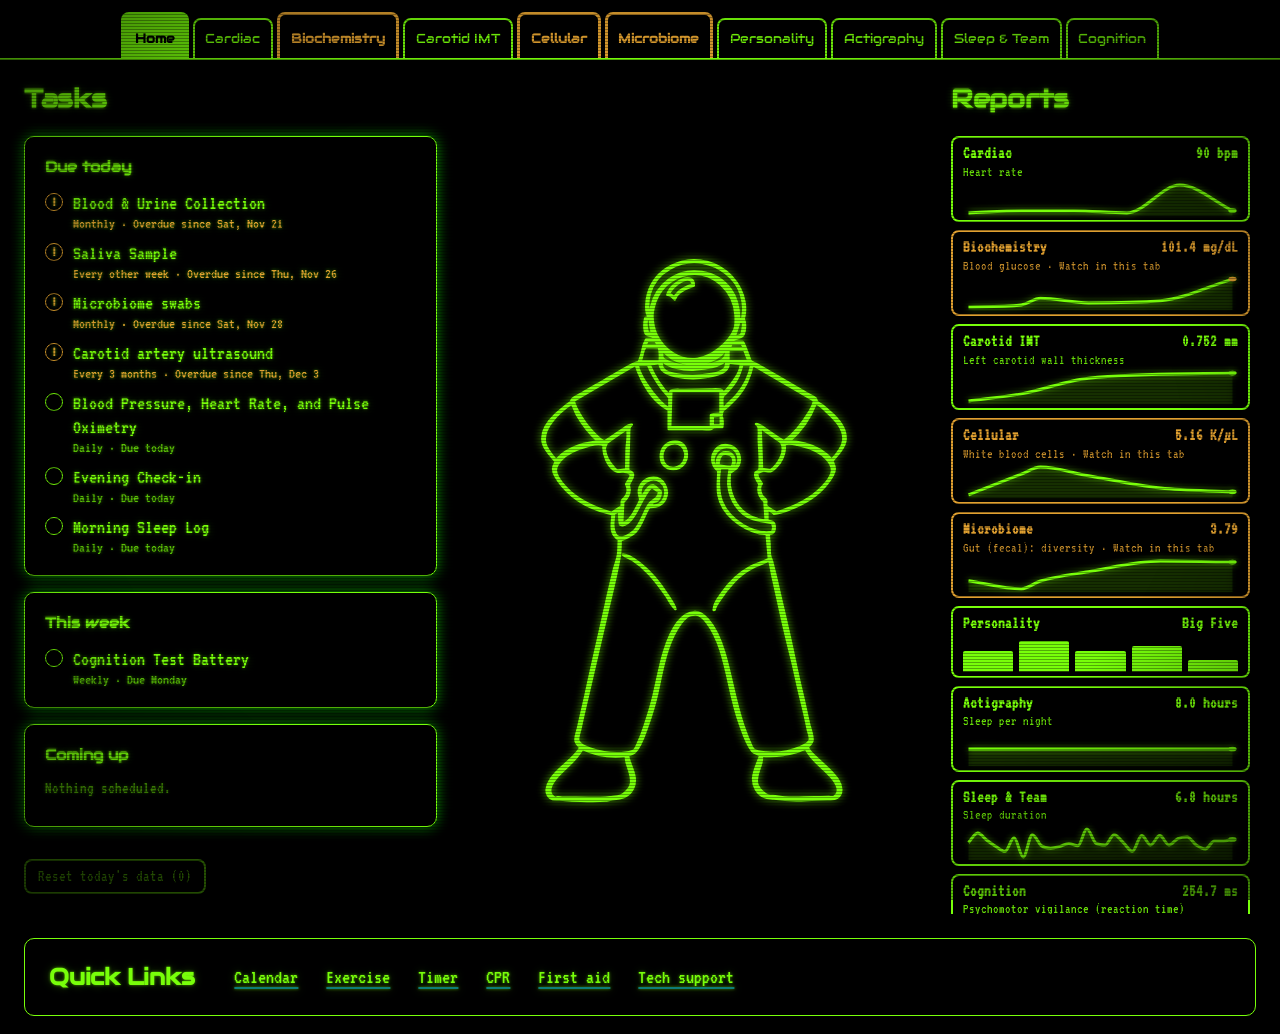
<file: index.html>
<!DOCTYPE html>
<html lang="en">
<head>
  <meta charset="UTF-8">
  <meta name="viewport" content="width=device-width, initial-scale=1">
  <title>Dashboard</title>
  <link rel="preconnect" href="https://fonts.googleapis.com">
  <link rel="preconnect" href="https://fonts.gstatic.com" crossorigin>
  <link href="https://fonts.googleapis.com/css2?family=Schibsted+Grotesk:wght@400;500;700&display=swap" rel="stylesheet">
  <link rel="stylesheet" href="https://fonts.googleapis.com/css?family=Audiowide">
  <!-- VT323: a chunky, old-terminal pixel font used by the retro look -->
  <link rel="stylesheet" href="https://fonts.googleapis.com/css2?family=VT323&display=swap">
  <link rel="stylesheet" href="app.css">
  <style>
    /* ---- Warning orange: one color for every warning on the page ----
       Overdue tasks, calendar chips, "Watch" boxes/tabs/graphs, and the radiation rays all use this.
       --amber is the name app.css uses for the rays and focus outline, so it is set to the same orange
       here (this also stops dark mode from switching to a lighter orange). */
    :root {
      --warn: #e0a030;
      --amber: #e0a030;
    }
    /* Rays and badge stay hidden unless the radiation check turns them on */
    body:not(.radiation-high) .rays,
    body:not(.radiation-high) .badge {
      display: none;
    }

    /* ---- Switching views ----
       Every screen has the class "view". Only the one with "active" is shown. */
    .view:not(.active) { display: none !important; }

    /* Task links on the dashboard look like normal text, underline on hover */
    .task-link {
      color: inherit;
      text-decoration: none;
    }
    .task-link:hover { text-decoration: underline; }

    /* ---- Dashboard tasks (built by tasks.js) ---- */
    .task-panels { display: flex; flex-direction: column; gap: 16px; flex: 1; }
    .task-item { display: flex; align-items: flex-start; gap: 10px; }
    .task-mark {
      flex: 0 0 18px;
      height: 18px;
      margin-top: 2px;
      border: 1.5px solid #78ff0a;
      border-radius: 50%;
      font-size: 12px;
      line-height: 15px;
      text-align: center;
      font-weight: 700;
    }
    .task-item.done .task-mark { background: #78ff0a; color: #000000; }
    .task-item.done .task-link { text-decoration: line-through; opacity: 0.7; }
    .task-item.overdue .task-mark { border-color: var(--warn); color: var(--warn); }
    .task-meta { font-size: 12px; opacity: 0.75; }
    .task-item.overdue .task-meta { color: var(--warn); opacity: 1; }
    .task-empty { font-size: 13px; opacity: 0.6; }

    /* ---- Reset today's data + Revert reset (bottom of the Tasks column) ---- */
    .reset-bar { display: flex; flex-wrap: wrap; align-items: center; gap: 8px; margin-top: 16px; }
    .reset-btn {
      font: inherit;
      font-size: 13px;
      padding: 6px 12px;
      background: #000000;
      color: #78ff0a;
      border: 1px solid #78ff0a;
      border-radius: 8px;
      cursor: pointer;
    }
    .reset-btn:hover:not(:disabled) { background: #78ff0a; color: #000000; }
    .reset-btn:disabled { opacity: 0.45; cursor: default; }
    .reset-btn[hidden] { display: none; }
    /* Revert is filled orange so it's easy to spot right after an accidental reset */
    .reset-btn.undo { background: var(--warn); color: #000000; border-color: var(--warn); font-weight: 700; }
    .reset-btn.undo:hover:not(:disabled) { background: #000000; color: var(--warn); }
    .reset-status { flex-basis: 100%; margin: 0; font-size: 12px; min-height: 1em; }

    /* ---- Task view (list + calendar) ---- */
    .task-view {
      font-family: "Schibsted Grotesk", sans-serif;
      max-width: 600px;
      margin: 0 auto;
      padding: 32px 16px;
      color: #78ff0a;
    }
    .back-btn,
    .cal-nav button {
      font: inherit;
      font-size: 14px;
      padding: 8px 14px;
      border: 1px solid #78ff0a;
      border-radius: 8px;
      background: #78ff0a;
      color: #000000;
      cursor: pointer;
    }
    .back-btn:hover,
    .cal-nav button:hover { 
    background: #000000;
    color: #78ff0a;
    }
    .task-view h1 { margin: 16px 0 12px;
    color: #78ff0a; }
    
    /* Tabs to switch between List and Calendar */
    .tabs {
      display: flex;
      gap: 4px;
      border-bottom: 1px solid #78ff0a;
      margin-bottom: 16px;
    }
    .tab {
      font: inherit;
      padding: 8px 16px;
      border: none;
      border-bottom: 2px solid transparent;
      background: none;
      color: #78ff0a;
      cursor: pointer;
      margin-bottom: -1px;
    }
    .tab.active {
      color: #78ff0a;
      border-bottom-color:#78ff0a;
      font-weight: 500;
    }

    /* One combined list of every task, in a box you scroll inside */
    .task-list {
      list-style: none;
      margin: 0;
      padding: 0;
      max-width: 560px;
      max-height: 320px;
      overflow-y: scroll;
      background: #000000;
      border: 1px solid #78ff0a;
      color: #78ff0a;
      border-radius: 10px;
    }
    .task-list li {
      display: flex;
      align-items: center;
      gap: 12px;
      padding: 14px 16px;
      border-bottom: 1px solid #f0efee;
    }
    .task-list li:last-child { border-bottom: none; }
    .task-list li { cursor: pointer; }
    .task-list-text { flex: 1; }
    .task-list-name { font-weight: 500; }
    .task-list li.done .task-list-name { text-decoration: line-through; }

    /* Small tag showing which group the task came from */
    .tag {
      font-size: 12px;
      padding: 2px 8px;
      border-radius: 999px;
      border: 1px solid #78ff0a;
      background: #000000;
      color: #78ff0a;
      white-space: nowrap;
    }

    /* Highlight the task under the mouse */
    .task-list li:hover,
    .task-list li:focus-visible {
      background: #78ff0a;
      color: #000000;
      outline: none;
    }
    .task-list li:hover .tag { background: #000000; }

    /* ---- Calendar ---- */
    .cal-header {
      display: flex;
      align-items: center;
      justify-content: space-between;
      margin-bottom: 12px;
    }
    .cal-header h2 { margin: 0; font-size: 20px; 
      color: #78ff0a;
    }
    .cal-nav { display: flex; gap: 6px; }
    .cal-grid {
      display: grid;
      grid-template-columns: repeat(7, 1fr);  /* 7 days in a week */
      gap: 4px;
    }
    .cal-weekday {
      font-size: 12px;
      color: #78ff0a;
      text-align: center;
      padding: 4px 0;
    }
    .cal-day {
      min-height: 90px;
      min-width: 0;
      background: #000000;
      border: 1px solid #78ff0a;
      border-radius: 8px;
      padding: 6px;
      font-size: 12px;
      display: flex;
      flex-direction: column;
      gap: 4px;
    }
    .cal-day.empty {
      background: transparent;
      border-color: transparent;
    }
    .cal-day.today { border: 2px solid #78ff0a; }
    .cal-date { font-weight: 500; color: #78ff0a; }
    .cal-task {
      display: block;
      width: 100%;
      font: inherit;
      text-align: left;
      background: #000000;
      color: #78ff0a;
      border-radius: 4px;
      border: 1px solid #78ff0a;
      padding: 3px 4px;
      line-height: 1.3;
      cursor: pointer;
      overflow-wrap: anywhere;
    }
    .cal-task:hover { background: #78ff0a; color: #000000; }
    .cal-task.done { text-decoration: line-through; opacity: 0.6; }
    .cal-task.overdue { border-color: var(--warn); color: var(--warn); }
    .cal-task.missed { border-style: dashed; opacity: 0.45; }

    /* ---- Questionnaire ---- */
    .q-kicker { margin: 16px 0 0; font-size: 13px; color: #78ff0a; opacity: 0.8; }
    .task-view .q-kicker + h1 { margin-top: 4px; }
    .q-progress { height: 6px; border: 1px solid #78ff0a; border-radius: 999px; overflow: hidden; max-width: 640px; }
    .q-progress-bar { height: 100%; width: 0; background: #78ff0a; transition: width 0.25s; }
    .q-count { font-size: 13px; color: #78ff0a; margin: 6px 0 14px; }
    .q-card {
      max-width: 640px;
      background: #000000;
      border: 1px solid #78ff0a;
      border-radius: 10px;
      padding: 20px 22px;
      color: #78ff0a;
      line-height: 1.55;
    }
    .q-card h2 { font-size: 20px; margin: 0 0 10px; }
    .q-card p { margin: 0 0 10px; }
    .q-steps { margin: 0 0 12px; padding-left: 22px; }
    .q-steps li { margin-bottom: 6px; }
    .q-fields { display: flex; flex-direction: column; gap: 18px; margin-top: 8px; }
    .q-label { font-weight: 500; margin-bottom: 6px; }
    .q-number { display: flex; align-items: center; gap: 8px; }
    .q-number input {
      font: inherit;
      font-size: 18px;
      width: 160px;
      padding: 8px 10px;
      background: #000000;
      color: #78ff0a;
      border: 1px solid #78ff0a;
      border-radius: 8px;
    }
    .q-unit { opacity: 0.8; }
    .q-choices { display: flex; flex-wrap: wrap; gap: 8px; }
    .q-choice {
      font: inherit;
      min-width: 56px;
      padding: 8px 14px;
      background: #000000;
      color: #78ff0a;
      border: 1px solid #78ff0a;
      border-radius: 8px;
      cursor: pointer;
    }
    .q-scale .q-choice { min-width: 48px; font-size: 18px; }
    .q-choice:hover { background: rgba(120, 255, 10, 0.15); }
    .q-choice[aria-checked="true"],
    .q-choice[aria-pressed="true"] { background: #78ff0a; color: #000000; font-weight: 700; }
    .q-scale-ends { display: flex; justify-content: space-between; max-width: 300px; font-size: 12px; opacity: 0.75; margin-top: 4px; }
    .q-error { color: #ff6b6b; font-size: 13px; min-height: 0; margin-top: 4px; }
    .q-field.invalid input,
    .q-field.invalid .q-choice { border-color: #ff6b6b; }
    .q-review { display: grid; grid-template-columns: 1fr auto; gap: 6px 16px; margin: 8px 0 0; }
    .q-review dt { opacity: 0.85; }
    .q-review dd { margin: 0; font-weight: 500; text-align: right; }
    .q-nav { display: flex; justify-content: space-between; max-width: 640px; margin-top: 16px; }
    .q-nav .q-btn:only-child, .q-nav #q-next { margin-left: auto; }
    .q-btn {
      font: inherit;
      font-size: 15px;
      font-weight: 500;
      padding: 10px 22px;
      border: 1px solid #78ff0a;
      border-radius: 8px;
      background: #78ff0a;
      color: #000000;
      cursor: pointer;
    }
    .q-btn:hover { background: #000000; color: #78ff0a; }
    .q-btn:disabled { opacity: 0.5; cursor: wait; }
    .q-btn.secondary { background: #000000; color: #78ff0a; }
    .q-btn.secondary:hover { background: #78ff0a; color: #000000; }
    .q-countdown {
      display: flex;
      align-items: center;
      gap: 16px;
      margin: 6px 0 14px;
      padding: 12px 16px;
      border: 1px dashed #78ff0a;
      border-radius: 8px;
    }
    .q-countdown-time { font-size: 32px; font-weight: 700; font-variant-numeric: tabular-nums; min-width: 96px; }
    .q-countdown.finished { border-style: solid; background: rgba(120, 255, 10, 0.12); }

    /* Reaction-time test */
    .pvt { display: flex; flex-direction: column; align-items: flex-start; gap: 8px; }
    .pvt-target {
      font: inherit;
      font-size: 22px;
      font-weight: 700;
      width: 100%;
      max-width: 420px;
      height: 150px;
      border: 2px solid #78ff0a;
      border-radius: 12px;
      background: #000000;
      color: #78ff0a;
      cursor: pointer;
      touch-action: manipulation;
      user-select: none;
      font-variant-numeric: tabular-nums;
    }
    .pvt-target.waiting { border-style: dashed; color: rgba(120, 255, 10, 0.6); }
    .pvt-target.go { background: #78ff0a; color: #000000; }
    .pvt-target.early { border-color: #ff6b6b; color: #ff6b6b; }
    .pvt-info { font-size: 13px; opacity: 0.85; }

    /* ---- Exercise page ---- */
    .intro { color: #78ff0a; max-width: 640px; margin: 0 0 16px; }
    .tips {
      background: #000000;
      border: 1px solid #78ff0a;
      border-radius: 10px;
      padding: 16px 20px;
      margin-bottom: 20px;
      color: #78ff0a;
    }
    .tips h2 { font-size: 17px; margin: 0 0 8px; color: #78ff0a; }
    .tips ul { margin: 0; padding-left: 20px; line-height: 1.6; }
    .stretch-grid {
      display: grid;
      grid-template-columns: repeat(auto-fill, minmax(240px, 1fr));
      gap: 12px;
    }
    .stretch-card {
      background: #000000;
      border: 1px solid #78ff0a;
      border-radius: 10px;
      padding: 14px 16px;
    }
    .stretch-card h3 { margin: 0 0 6px; font-size: 16px; color: #78ff0a; }
    .stretch-card p { margin: 0; font-size: 14px; line-height: 1.5; color: #78ff0a; }
    .source {
      margin-top: 20px;
      font-size: 13px;
      color: #78ff0a;
    }
    .source a { color: inherit; }

    /* ---- Sources list at the bottom of the CPR, First Aid and Exercise pages ---- */
    .source h2 { font-size: 15px; margin: 0 0 6px; color: #78ff0a; }
    .source ol { margin: 0; padding-left: 20px; line-height: 1.6; }
    .disclaimer { font-size: 13px; margin-top: 16px; color: #78ff0a; font-style: italic; }

    /* ---- Make all dashboard text green ---- */
    .dashboard,
    .dashboard h2,
    .dashboard h3,
    .dashboard a,
    .dashboard li,
    .dashboard figcaption {
      color: #78ff0a !important;
    }

    /* ---- Top tabs on the home page ---- */
    .top-tabs {
      display: flex;
      flex-wrap: nowrap;             /* keep every tab on one line */
      overflow-x: auto;              /* on a very narrow screen, scroll sideways instead of wrapping */
      justify-content: flex-start;
      gap: 4px;
      padding: 12px 12px 0;
      border-bottom: 1px solid #78ff0a;
      font-family: "Audiowide", sans-serif;
    }
    .top-tabs[hidden] { display: none; }   /* hide the tab bar on non-tab screens */
    .top-tab {
      font: inherit;
      font-size: 15px;
      padding: 10px 16px;
      background: none;
      border: 1px solid #78ff0a;
      border-bottom: none;
      border-radius: 8px 8px 0 0;
      color: #78ff0a;
      cursor: pointer;
    }
    .top-tab:hover { background: #78ff0a; color: #000000; }
    .top-tab.active { background: #78ff0a; color: #000000; font-weight: 700; }
    /* ---- Tech support page (green phone and link) ---- */
    .support-card {
      background: #000000;
      border: 1px solid #78ff0a;
      border-radius: 10px;
      padding: 20px;
      max-width: 560px;
      display: flex;
      flex-direction: column;
      gap: 14px;
    }
    .support-phone,
    .support-link {
      color: #78ff0a;
      font-size: 18px;
      font-weight: 500;
      text-decoration: none;
      display: inline-flex;
      align-items: center;
      gap: 8px;
    }
    .support-phone:hover,
    .support-link:hover { text-decoration: underline; }
    .support-phone svg { width: 18px; height: 18px; flex-shrink: 0; }

    /* ---- Timer page ---- */
    .timer-wrap {
      display: flex;
      flex-direction: column;
      align-items: center;
      gap: 24px;
      padding: 32px 0;
    }
    .timer-display {
      font-size: clamp(32px, 9vw, 72px);  /* shrinks on small screens so it fits */
      font-weight: 700;
      color: #78ff0a;            /* green numbers */
      font-variant-numeric: tabular-nums;  /* digits don't jiggle as they change */
      letter-spacing: 2px;
    }
    /* Start: green circle, black letters */
    .timer-btn {
      width: 110px;
      height: 110px;
      border-radius: 50%;
      border: 3px solid #78ff0a;
      background: #78ff0a;
      color: #000000;
      font: inherit;
      font-size: 20px;
      font-weight: 700;
      cursor: pointer;
    }
    /* While running (Stop): black circle, green letters */
    .timer-btn.running {
      background: #000000;
      color: #78ff0a;
    }
    .timer-reset {
      font: inherit;
      font-size: 14px;
      background: none;
      border: none;
      color: #78ff0a;
      text-decoration: underline;
      cursor: pointer;
    }

    .task-view.wide { max-width: 1000px; }
    .chart-sub { margin: -4px 0 14px; font-size: 14px; }
    .chart-layout {
      display: grid;
      grid-template-columns: minmax(0, 1fr) 270px;
      gap: 16px;
      align-items: start;
    }
    @media (max-width: 760px) {
      .chart-layout { grid-template-columns: 1fr; }   /* box goes under the chart on small screens */
    }
    .chart-card {
      position: relative;
      background: #000000;
      border: 1px solid #78ff0a;
      border-radius: 10px;
      padding: 14px 14px 8px;
    }
    .chart-controls { display: flex; flex-wrap: wrap; gap: 8px; margin-bottom: 8px; }
    .chart-toggle {
      font: inherit;
      font-size: 13px;
      padding: 5px 12px;
      background: #000000;
      color: #78ff0a;
      border: 1px solid #78ff0a;
      border-radius: 999px;
      cursor: pointer;
    }
    .chart-toggle[aria-pressed="true"] { background: #78ff0a; color: #000000; font-weight: 700; }
    /* !important so a general svg rule in app.css can't shrink the charts to nothing */
    .trend-svg {
      width: 100% !important;
      height: auto !important;
      aspect-ratio: 640 / 300;
      display: block !important;
      touch-action: pan-y;
    }
    .trend-svg text { fill: #78ff0a; font-family: "Schibsted Grotesk", sans-serif; font-size: 12px; }
    .trend-svg .grid { stroke: rgba(120, 255, 10, 0.18); stroke-width: 1; }
    .trend-svg .data-line { fill: none; stroke: #78ff0a; stroke-width: 2.5; stroke-linejoin: round; stroke-linecap: round; }
    .trend-svg .data-fill { fill: rgba(120, 255, 10, 0.12); stroke: none; }
    .trend-svg .trend-line { fill: none; stroke: #78ff0a; stroke-width: 2; stroke-dasharray: 7 6; opacity: 0.75; }
    .trend-svg .pred-bar { stroke-dasharray: none; opacity: 0.6; }
    .trend-svg .limit-line { stroke: #ff2a2a; stroke-width: 1.5; stroke-dasharray: 3 4; }
    .trend-svg .limit-label { fill: #ff2a2a; font-size: 11px; }
    .trend-svg .point { fill: #000000; stroke: #78ff0a; stroke-width: 2; }
    .trend-svg .point.latest.normal { fill: #78ff0a; }
    .trend-svg .point.latest.watch { fill: var(--warn); stroke: var(--warn); }
    .trend-svg .point.latest.danger { fill: #ff2a2a; stroke: #ff2a2a; }
    .trend-svg .point.hot { stroke-width: 4; }
    .trend-svg .value-label { font-size: 11px; }
    .trend-svg .guide { stroke: rgba(120, 255, 10, 0.5); stroke-width: 1; }
    .trend-svg .hit { fill: transparent; cursor: crosshair; }
    .trend-svg.hide-trend .trend-line,
    .trend-svg.hide-limits .limit-line,
    .trend-svg.hide-limits .limit-label,
    .trend-svg:not(.show-values) .value-label { display: none; }
    .chart-legend { display: flex; flex-wrap: wrap; gap: 14px; font-size: 12px; margin: 4px 2px 6px; }
    .chart-legend span::before { content: ""; display: inline-block; width: 18px; margin-right: 6px; vertical-align: middle; border-top: 2.5px solid #78ff0a; }
    .chart-legend .lg-trend::before { border-top-style: dashed; border-top-width: 2px; }
    .chart-legend .lg-limit::before { border-top: 1.5px dashed #ff2a2a; }
    .chart-tip {
      position: absolute;
      pointer-events: none;
      background: #000000;
      color: #78ff0a;
      border: 1px solid #78ff0a;
      border-radius: 6px;
      padding: 6px 9px;
      font-size: 13px;
      line-height: 1.4;
      white-space: nowrap;
      transform: translate(-50%, -110%);
      z-index: 2;
    }
    .chart-tip[hidden] { display: none; }

    /* Latest-reading box */
    .latest-box {
      background: #000000;
      border: 1px solid #78ff0a;
      border-radius: 10px;
      padding: 16px;
    }
    .latest-label { font-size: 13px; margin-bottom: 4px; }
    .latest-value { font-size: 40px; font-weight: 700; font-variant-numeric: tabular-nums; line-height: 1.1; }
    .latest-facts { display: grid; grid-template-columns: 1fr auto; gap: 4px 12px; margin: 12px 0 8px; font-size: 13px; }
    .latest-facts dd { margin: 0; text-align: right; font-weight: 500; font-variant-numeric: tabular-nums; }
    .latest-reason { font-size: 14px; font-weight: 500; margin: 8px 0; }
    .latest-rows { font-size: 12px; opacity: 0.85; margin: 0; }
    .latest-box .reading-status { border-color: currentColor; }
    .latest-box.watch  { border-color: var(--warn); color: var(--warn); }
    .latest-box.danger { border-color: #ff2a2a; color: #ff2a2a; }

    /* ---- Data tabs: measure picker, attention list, personality bars ---- */
    .series-picker { margin: 0 0 10px; font-size: 14px; }
    .series-picker select {
      font: inherit;
      font-size: 15px;
      max-width: 100%;
      padding: 6px 10px;
      background: #000000;
      color: #78ff0a;
      border: 1px solid #78ff0a;
      border-radius: 8px;
    }
    .flag-list { display: flex; flex-wrap: wrap; align-items: center; gap: 6px; margin: 0 0 12px; font-size: 13px; }
    .flag-btn {
      font: inherit;
      font-size: 12px;
      padding: 3px 10px;
      border-radius: 999px;
      background: #000000;
      cursor: pointer;
    }
    .flag-btn.watch  { color: var(--warn); border: 1px solid var(--warn); }
    .flag-btn.danger { color: #ff2a2a; border: 1px solid #ff2a2a; }
    .flag-btn:hover { background: rgba(255, 255, 255, 0.08); }
    /* Tabs shrink with the window so all 10 fit on one line */
    .top-tab {
      flex: 0 0 auto;
      white-space: nowrap;
      font-size: clamp(11px, 1.05vw, 15px);
      padding: 9px clamp(6px, 0.85vw, 16px);
    }
    /* Centers the row when it fits, but still lets it scroll fully when it doesn't */
    .top-tab:first-child { margin-left: auto; }
    .top-tab:last-child { margin-right: auto; }

    /* Tabs sit on the bottom line, so a taller tab grows upward instead of stretching every tab */
    .top-tabs { align-items: flex-end; }

    /* Retro look already draws every tab at 2px, so orange tabs go to 3px there */
    body.crt .top-tab.has-warning { border-width: 3px; }
    /* Selected tab: same height and outline as the orange (Watch) tabs */
    .top-tab.active { padding-top: 14px; border-width: 2px; }
    body.crt .top-tab.active { border-width: 3px; }
    /* Red (Danger) tabs: same idea, outlined in red */
    .top-tab.has-alarm {
      background: #000000;
      color: #ff2a2a;
      border-color: #ff2a2a;
      font-weight: 700;
      padding-top: 14px;
    }

    /* The selected tab is always filled in with its own color, black text on top */
    /* Orange (Watch) tabs: orange outline and text, bold, a little taller so they stand out */
    .top-tab.has-warning {
      background: #000000;
      color: var(--warn);
      border-color: var(--warn);
      font-weight: 700;
      padding-top: 14px;          /* normal tabs use 9px */
      border-width: 2px;          /* normal tabs use 1px */
    }
    .top-tab.active.has-warning { background: var(--warn); color: #000000; border-color: var(--warn); }
    .top-tab.active.has-alarm   { background: #ff2a2a;     color: #000000; border-color: #ff2a2a; }
    .pers-bars { display: flex; flex-direction: column; gap: 14px; padding: 10px 4px; }
    .pers-row { display: grid; grid-template-columns: 150px 1fr 40px; align-items: center; gap: 10px; font-size: 14px; }
    .pers-track { height: 16px; border: 1px solid #78ff0a; border-radius: 999px; overflow: hidden; }
    .pers-fill { display: block; height: 100%; background: #78ff0a; }
    .pers-val { text-align: right; font-weight: 700; font-variant-numeric: tabular-nums; }

    /* ---- Home: 9 small graphs in the Reports column ---- */
    .home-charts {
      display: flex;
      flex-direction: column;
      gap: 8px;
      overflow-y: auto;          /* adds the scroll bar */
      padding-right: 6px;        /* room so the scroll bar doesn't cover the cards */
    }
    .home-chart {
      display: block;
      width: 100%;
      text-align: left;
      font: inherit;
      color: #78ff0a;
      background: #000000;
      border: 1px solid #78ff0a;
      border-radius: 8px;
      padding: 6px 10px 4px;
      cursor: pointer;
    }
    .home-chart:hover, .home-chart:focus-visible { background: rgba(120, 255, 10, 0.1); outline: none; }
    .home-chart-top { display: flex; justify-content: space-between; gap: 8px; font-size: 13px; font-weight: 700; }
    .home-chart-val { font-variant-numeric: tabular-nums; white-space: nowrap; }
    .home-chart-measure { display: block; font-size: 11px; opacity: 0.85; white-space: nowrap; overflow: hidden; text-overflow: ellipsis; }
    .mini-svg { display: block !important; width: 100% !important; height: 34px !important; margin-top: 2px; }
    .mini-line { fill: none; stroke: #78ff0a; stroke-width: 2; vector-effect: non-scaling-stroke; }
    .mini-fill { fill: rgba(120, 255, 10, 0.12); stroke: none; }
    .mini-dot { fill: #78ff0a; }
    .mini-dot.watch { fill: var(--warn); }
    .mini-dot.danger { fill: #ff2a2a; }
    .home-chart.watch  { background: #000000; color: var(--warn); border-color: var(--warn); }
    .home-chart.danger { background: #000000; color: #ff2a2a; border-color: #ff2a2a; }
    .mini-bars { display: flex; align-items: flex-end; gap: 6px; height: 34px; margin-top: 4px; }
    .mini-bar { flex: 1; height: 100%; display: flex; align-items: flex-end; border-bottom: 1px solid rgba(120, 255, 10, 0.4); }
    .mini-bar span { display: block; width: 100%; background: #78ff0a; border-radius: 2px 2px 0 0; }
    

    /* ---- Every scroll bar on the page is green (#78ff0a) ----
       scrollbar-color works in Chrome, Edge and Firefox; the ::-webkit-scrollbar rules cover Safari. */
    html, * {
      scrollbar-color: #78ff0a #000000;   /* thumb (the part you drag), then track */
      scrollbar-width: thin;
    }
    ::-webkit-scrollbar { width: 10px; height: 10px; }
    ::-webkit-scrollbar-track { background: #000000; }
    ::-webkit-scrollbar-thumb { background: #78ff0a; border-radius: 999px; border: 2px solid #000000; }
    ::-webkit-scrollbar-corner { background: #000000; }

    /* =====================================================================
       Retro monitor look (only when <body> has class="crt")
       ===================================================================== */

    /* Chunky pixel font. font-size-adjust keeps it about as readable as before. */
    body.crt,
    body.crt .task-view,
    body.crt .dashboard,
    body.crt .trend-svg text {
      font-family: "VT323", "Courier New", monospace;
      font-size-adjust: 0.5;
    }

    /* Soft green glow on text, like an old phosphor screen */
    body.crt { text-shadow: 0 0 3px rgba(120, 255, 10, 0.55), 0 0 8px rgba(120, 255, 10, 0.25); }
    /* No glow on black-on-green text (buttons, active tabs), so it stays crisp */
    body.crt .back-btn, body.crt .q-btn, body.crt .top-tab.active, body.crt .chart-toggle[aria-pressed="true"],
    body.crt .timer-btn, body.crt .task-list li:hover, body.crt .reset-btn.undo { text-shadow: none; }

    /* Thicker outlines: 2px instead of 1px */
    body.crt .top-tab,
    body.crt .chart-card,
    body.crt .latest-box,
    body.crt .home-chart,
    body.crt .task-list,
    body.crt .tag,
    body.crt .cal-day,
    body.crt .cal-task,
    body.crt .tips,
    body.crt .stretch-card,
    body.crt .q-card,
    body.crt .q-choice,
    body.crt .q-btn,
    body.crt .back-btn,
    body.crt .cal-nav button,
    body.crt .chart-toggle,
    body.crt .series-picker select,
    body.crt .reading-status,
    body.crt .flag-btn,
    body.crt .pers-track,
    body.crt .support-card,
    body.crt .reset-btn { border-width: 2px; }
    body.crt .cal-day.today,
    body.crt .latest-box.watch,
    body.crt .latest-box.danger { border-width: 3px; }
    body.crt .top-tabs,
    body.crt .tabs { border-bottom-width: 2px; }
    body.crt .task-list li { border-bottom: 2px solid rgba(120, 255, 10, 0.35); }

    /* Thicker, glowing chart lines */
    body.crt .trend-svg .data-line { stroke-width: 3.5; }
    body.crt .trend-svg .trend-line { stroke-width: 2.5; }
    body.crt .trend-svg .limit-line { stroke-width: 2; }
    body.crt .trend-svg .grid { stroke-width: 1.5; }
    body.crt .trend-svg .point { stroke-width: 2.5; }
    body.crt .mini-line { stroke-width: 3; }
    body.crt .trend-svg,
    body.crt .mini-svg { filter: drop-shadow(0 0 3px rgba(120, 255, 10, 0.6)); }

    /* Thicker, glowing outline on the astronaut and radiation badge */
    body.crt .figure .person { stroke-width: 3.5px; }
    body.crt .figure,
    body.crt .badge svg { filter: drop-shadow(0 0 4px rgba(120, 255, 10, 0.7)); }

    /* Scan lines + dark corners laid over the whole screen.
       pointer-events: none means clicks pass straight through to the page. */
    body.crt::before,
    body.crt::after {
      content: "";
      position: fixed;
      inset: 0;
      pointer-events: none;
      z-index: 9999;
    }
    body.crt::before {
      /* thin dark line every 3 pixels = visible scan lines */
      background: repeating-linear-gradient(to bottom,
                  rgba(0, 0, 0, 0) 0px, rgba(0, 0, 0, 0) 2px,
                  rgba(0, 0, 0, 0.32) 2px, rgba(0, 0, 0, 0.32) 3px);
    }
    body.crt::after {
      /* darker edges, like a curved tube screen */
      background: radial-gradient(ellipse at center, rgba(0, 0, 0, 0) 60%, rgba(0, 0, 0, 0.55) 100%);
    }
  </style>
</head>
<!-- class="crt" turns on the retro monitor look (scan lines, glow, pixel font, thicker outlines).
     Delete crt from this tag to go back to the clean look. -->
<body class="crt">
  <div class="top-tabs" id="top-tabs" role="tablist">
    <button type="button" class="top-tab active" data-tab="dashboard" role="tab">Home</button>
    <button type="button" class="top-tab" data-tab="cardiac" role="tab">Cardiac</button>
    <button type="button" class="top-tab" data-tab="biochem" role="tab">Biochemistry</button>
    <button type="button" class="top-tab" data-tab="cimt" role="tab">Carotid IMT</button>
    <button type="button" class="top-tab" data-tab="cellular" role="tab">Cellular</button>
    <button type="button" class="top-tab" data-tab="microbiome" role="tab">Microbiome</button>
    <button type="button" class="top-tab" data-tab="personality" role="tab">Personality</button>
    <button type="button" class="top-tab" data-tab="actigraphy" role="tab">Actigraphy</button>
    <button type="button" class="top-tab" data-tab="sleepteam" role="tab">Sleep & Team</button>
    <button type="button" class="top-tab" data-tab="cognition" role="tab">Cognition</button>
  </div>

  <main class="dashboard view active" data-view="dashboard">

    <!-- Tasks (left column) -->
    <!-- Filled in by tasks.js from the test schedule. Clicking a task opens its questionnaire. -->
    <section class="tasks" aria-labelledby="tasks-title">
      <h2 id="tasks-title">Tasks</h2>
      <div id="dashboard-tasks" class="task-panels">Loading tasks…</div>

      <!-- Reset today's data: takes out everything entered today (midnight to midnight); earlier days stay.
           Revert reset puts it all back. That option stays until you open a task or leave Home
           (or close/reload the page); then the reset is final. Run by the reset script near the bottom. -->
      <div class="reset-bar">
        <button type="button" class="reset-btn" id="reset-data" disabled>Reset today's data</button>
        <button type="button" class="reset-btn undo" id="revert-reset" hidden>Revert reset</button>
        <p class="reset-status" id="reset-status" role="status" aria-live="polite"></p>
      </div>
    </section>

    <!-- Center figure -->
    <section class="hero" aria-label="Welcome">
      <svg class="figure" viewBox="0 0 300 460" role="img">
        <g class="rays">
          <path d="M60 110 L38 98 M80 70 L66 48 M150 52 L150 26 M222 70 L236 48 M244 112 L268 100"/>
          <path d="M40 200 L14 194 M262 200 L288 194 M34 300 L8 304 M268 300 L292 304"/>
          <path d="M52 400 L30 414 M252 400 L274 414"/>
        </g>
        <svg x="50" y="60" width="200" height="385" viewBox="275 278 438 772" preserveAspectRatio="xMidYMid meet">
          <path class="person" d="M547.2 396.83C552.3 396.83 557.4 396.83 562.5 396.83C566.02 403.13 568.12 410.03 570.79 416.71C571.64 418.83 572.34 422.92 573.96 424.46C575.63 426.04 579.33 426.88 581.41 428.03C588.9 432.17 596.29 436.51 603.73 440.75C618.13 448.94 632.38 457.44 646.64 465.88C650.45 468.13 662.66 473.97 665.03 476.48C666.23 477.75 665.78 479.37 666.77 480.7C668.34 482.83 672.25 484.43 674.38 486.07C677.75 488.67 680.88 491.65 684.16 494.37C695.91 504.14 709.47 519.84 706.91 536.47C705.23 547.41 695.36 556.31 688.68 564.5C689.88 568.09 692.01 571.59 691.96 575.5C691.89 582.87 685.55 591.12 681.21 596.73C667.27 614.74 649.38 624.83 628.47 632.86C621.53 635.52 613.97 638.49 606.5 638.95C604.56 635.87 599.73 634.43 597.08 632.31C597.08 637.7 597.08 643.1 597.08 648.5C599.23 649.12 603.05 649.45 604.84 650.74C608.47 653.37 608.28 663.67 604.32 665.95C603.06 666.67 600.93 666.65 599.5 666.95C598.72 671.54 599.66 675.89 599.98 680.5C600.38 686.26 599.83 692.82 601.02 698.46C601.59 701.19 603.1 703.83 603.77 706.6C606.44 717.58 609.3 728.54 611.79 739.58C618.71 770.26 626.22 800.84 632.76 831.6C636.72 850.23 640.46 869.01 645.09 887.47C649.17 903.7 652.18 920.18 656.13 936.45C657.48 942.02 661.88 953.82 660.46 958.96C659.47 962.59 656.38 964.94 653.87 967.5C656.08 974.07 662.7 979.2 667.62 983.9C677.67 993.5 688.55 1001.42 696.2 1013.3C701.24 1021.14 704.41 1032.67 695.47 1038.99C691.1 1042.09 686.52 1040.95 681.5 1041.13C671.53 1041.51 661.46 1041.61 651.5 1042.18C634.95 1043.13 622.8 1042.7 606.47 1040.13C601.92 1039.42 596.95 1039.81 592.68 1037.84C582.5 1033.14 576.59 1022.56 577 1011.5C577.37 1001.62 583.77 989.04 586.94 979.5C583.36 976.55 578.75 976.68 575.63 972.87C566.95 962.27 562.71 947.16 558.07 934.48C545.78 900.88 542.26 865.27 531.21 831.37C526.76 817.68 520.97 803.8 512.1 792.33C508.3 787.41 503.27 781.09 496.5 780.99C494.16 780.95 491.24 780.93 488.97 781.51C483.27 782.96 478.74 788.36 475.35 792.82C466.84 803.98 461.2 817.08 456.71 830.29C449.82 850.6 446.48 871.51 441.77 892.34C438.27 907.81 433.61 922.83 428.32 937.78C424.58 948.37 418.55 968.15 409.88 975.4C407.48 977.4 403.46 978.08 400.57 979.5C403.38 994.51 415.42 1009.79 407.87 1025.34C401.56 1038.34 391.45 1039.7 378.51 1041.21C375.16 1041.6 371.85 1042.5 368.5 1042.83C353 1044.36 337.04 1043.06 321.5 1042.8C315.52 1042.71 309.41 1041.3 303.46 1041.47C298.7 1041.61 295.38 1042.3 291.31 1039.15C282.83 1032.6 286.29 1021.46 291.24 1013.73C302.6 995.97 322.77 986.35 333.79 968.5C331.36 965.6 327.85 963.43 327.01 959.48C325.61 952.96 329.35 945.68 330.67 939.32C334.06 922.97 338.38 906.81 341.8 890.44C351.02 846.39 361.73 802.63 371.25 758.61C374.29 744.55 377.79 730.55 381.18 716.58C382.79 709.94 385.74 703.18 386.69 696.44C387.64 689.61 387.43 682.38 387.89 675.5C373.74 666.85 378.18 652.95 379.05 639.5C352.17 634.04 326.24 621.33 308.4 600.14C303.7 594.54 294.91 583.07 295.26 575.54C295.42 572.04 297.37 568.53 298.95 565.5C292.57 557.83 283.54 549.43 280.97 539.47C277.06 524.31 288.29 508.79 298.6 499.07C303.2 494.73 308.12 490.49 313.1 486.59C315.17 484.97 318.49 483.65 320.12 481.6C321.53 479.84 320.99 477.95 323.06 476.57C327.06 473.89 331.66 471.84 335.81 469.36C346.89 462.71 358.15 456.35 369.3 449.8C378.76 444.25 388.19 438.66 397.77 433.29C403.54 430.05 408.85 426.27 415.5 425.35C419.66 418.14 420.59 408.57 423.11 400.65C423.93 398.08 425.57 395.7 426.5 393.17C430.33 393.17 434.15 393.17 437.98 393.17C435.43 384.9 431.29 390.66 426.54 385.94C422.69 382.12 423.76 368.35 424.98 363.5C427.01 362.83 429.05 362.17 431.09 361.5C432 356.92 431.98 352.16 433.16 347.61C437.14 332.23 445.64 318.46 458.65 309.08C486.09 289.29 525.54 295.88 545.43 323.09C554.79 335.89 557.25 350.12 557.5 365.57C562.81 365.7 561.69 362.36 562.49 357.99C564.17 348.77 562.48 338.64 559.67 329.78C552.38 306.75 528.74 289.04 505.38 285.33C474.35 280.4 439.57 297.54 431.18 329.59C429.37 336.49 428.77 343.35 429.09 350.5C429.25 354.16 430.2 357.64 429.5 361.12C424.59 354.43 426.65 337.14 428.85 329.41C438.93 293.89 477.21 275.09 512.28 284.26C539.06 291.26 559.81 313.37 564.75 340.67C565.78 346.38 565.75 353.72 564.84 359.45C564.57 361.14 563.68 362.73 563.82 364.5C563.93 365.9 564.74 367.09 564.97 368.5C565.79 373.53 565.46 381.33 563.55 386.11C561.2 391.96 553.26 390.85 549.06 393.62C548.08 394.26 547.67 395.85 547.2 396.83ZM485.77 301.45C460.78 305.16 442.58 324.52 436.81 348.41C435.92 352.11 434.96 356.64 435.09 360.49C435.39 369.15 436.94 378.74 440.76 386.66C451.08 408.04 474.11 424.4 498.46 420.79C518.28 417.85 542.39 399.09 550.22 380.55C552.88 374.23 552.68 366.22 552.29 359.5C550.34 325.7 520.93 296.22 485.77 301.45ZM493.37 317.5C483.94 320.74 469.33 326.02 466.5 336.95C463.59 334.2 460.49 330.16 456.19 330.5C458.87 321.05 469.47 311.28 478.8 308.36C486.64 305.9 494.04 307.84 493.37 317.5ZM492.47 315.5C491.38 313.58 490.17 310.46 487.96 309.55C478.49 305.68 462.57 320.91 458.82 328.5C461.05 330.3 463.27 332.1 465.5 333.9C468.23 331.35 470.07 327.99 473.07 325.53C478.97 320.69 485.53 318.31 492.47 315.5ZM428.5 364.4C425.11 367.78 427.4 379.85 428.82 384.4C430.71 384.4 432.61 384.4 434.5 384.4C433.64 379.85 432.26 375.27 431.9 370.5C431.81 369.3 431.81 365.64 430.84 364.76C429.99 363.99 429.49 364.55 428.5 364.4ZM557.5 367.97C555.81 375.56 553.41 382.21 550.69 389.5C553.41 389.39 558.86 388.83 560.47 385.99C561.42 384.29 563.47 371.19 562.69 369.76C561.86 368.22 558.93 368.18 557.5 367.97ZM428.5 395.17C427.29 397.42 426.08 399.67 424.88 401.92C430.92 401.92 436.96 401.92 443 401.92C441.81 399.67 440.62 397.42 439.43 395.17C435.78 395.17 432.14 395.17 428.5 395.17ZM542.5 395.63C530.09 409.1 514.56 421.71 495.5 422.97C489.96 423.33 483.99 423.25 478.59 421.85C475.13 420.95 472.25 419.63 468.7 419.5C488.45 429.49 511.27 426.4 528.67 413.13C533.66 409.33 542.44 402.1 542.5 395.63ZM546.5 398.93C545.65 401.25 544.8 403.56 543.95 405.88C550.83 405.88 557.72 405.88 564.6 405.88C563.24 403.56 561.87 401.25 560.5 398.93C555.83 398.93 551.17 398.93 546.5 398.93ZM459.18 412.5C455.84 409.55 451.55 403.69 447.64 402.5C450.72 406.43 454.39 411.16 459.18 412.5ZM425.5 404.07C420.97 409.34 421.37 418.21 418.18 424.32C427.28 424.32 436.38 424.32 445.48 424.32C445.65 417.77 446.55 410.11 443.83 404.07C437.72 404.07 431.61 404.07 425.5 404.07ZM538.5 408.03C521.19 430.63 486.83 433.26 463.19 420.33C457.78 417.37 453.8 413.04 449.5 408.86C448.98 411.76 448.15 416.3 449.45 419.1C451.35 423.21 462.55 426.57 466.61 427.78C484.34 433.02 502.04 431.98 519.81 427.42C530.27 424.73 541.7 421.04 538.5 408.03ZM564.5 407.95C557.05 407.95 549.59 407.95 542.14 407.95C542.14 413.24 542.14 418.53 542.14 423.82C551.63 423.82 561.12 423.82 570.6 423.82C568.57 418.53 566.53 413.24 564.5 407.95ZM459.5 412.8C459.31 413.03 459.12 413.27 458.92 413.5C459.12 413.67 459.31 413.85 459.5 414.02C459.74 414.18 459.99 414.34 460.23 414.5C460.32 414.58 460.41 414.66 460.5 414.74C461.06 414.66 461.63 414.58 462.19 414.5C461.73 414.17 461.27 413.83 460.82 413.5C460.71 413.39 460.61 413.28 460.5 413.18C460.17 413.05 459.83 412.92 459.5 412.8ZM467.16 417.5C465.35 416.83 463.53 416.17 461.72 415.5C463.53 416.17 465.35 416.83 467.16 417.5ZM448.5 423.19C445.88 436.46 455.65 439.66 466.46 442.12C484.49 446.22 502.38 445.49 520.45 441.82C530.84 439.71 541.92 435.61 538.5 422.97C530.91 430.21 519.63 432.87 509.5 434.02C503.84 434.67 498.21 435.79 492.5 435.96C478.78 436.39 458.68 433.04 448.5 423.19ZM444.57 426.5C440.02 427.17 435.46 427.83 430.91 428.5C437.44 443.95 447.32 460.61 459.5 472.31C459.72 470.77 459.52 468.12 460.26 466.76C462.05 463.44 472.36 464.54 475.69 464.45C489.29 464.07 502.89 464.15 516.5 463.96C520 463.91 531.8 462.46 533.77 465.69C534.33 466.63 534.28 468.89 534.5 470.01C543.23 460.48 560.25 441.16 559.5 427.78C553.83 427.14 548.17 426.5 542.5 425.86C542.13 427.81 542.33 430.26 541.53 432.08C537.1 442.14 521.76 444.23 512.52 446.12C497.83 449.11 482.81 448.61 468.26 445.34C461.26 443.77 453.4 441.64 448.43 436.08C445.64 432.96 446.11 429.92 444.57 426.5ZM428.74 428.87C423.9 428.87 419.05 428.87 414.21 428.87C417.58 444.84 433.48 467.97 445.1 479.42C448.91 483.17 453.77 489.17 459.04 490.5C459.04 485.5 459.04 480.5 459.04 475.5C456.36 471.19 450.92 466.59 447.55 461.94C440.06 451.59 433.44 440.79 428.74 428.87ZM574.41 428.55C570.22 428.55 566.03 428.55 561.84 428.55C559.51 438.46 555.85 448 549.88 456.33C546.96 460.4 543.65 464.06 540.18 467.67C538.58 469.34 535.09 471.57 534.27 473.72C532.96 477.16 533.68 488.31 534.5 491.93C540.31 484.18 548.27 478.36 554.43 470.91C564.3 458.95 571.87 443.83 574.41 428.55ZM411.5 429.02C382.46 445.85 353.43 462.67 324.39 479.5C324.79 484.88 328 490.16 330.59 494.88C336.77 506.16 344.5 516.82 353.5 526C357.56 530.15 361.99 535.24 367.5 537.22C376.52 531.65 385.14 525.37 393.96 519.47C397.56 517.06 401.83 512.95 406.05 513.5C405.13 514.4 403.63 515.44 403.2 516.69C401.98 520.23 402.25 528.49 402.16 532.5C401.79 547.51 401.08 562.5 400.97 577.5C402.78 578.91 405.56 579.73 406.96 581.57C410.97 586.89 402.4 593.9 401.99 598.52C401.79 600.81 403.07 603.11 402.99 605.5C402.72 613.43 399.67 617.55 394.02 622.5C393.51 632.3 393.01 642.1 392.5 651.9C399.15 651.82 403.36 645.58 406.96 640.48C408.92 637.7 417.54 622.08 417.87 619.44C418.16 617.01 415.82 611.54 416.01 607.5C416.49 597.48 424.45 588.99 434.5 588.06C450.79 586.56 460.14 606.13 452.75 619.25C447.51 628.55 440.04 628.6 430.72 629.5C423.43 640.26 420.7 654.72 411.63 664.15C405.15 670.88 398.53 672.73 390.51 676.5C390.03 684.01 390.24 692.06 388.95 699.46C384.79 723.24 378.87 747.14 373.21 770.64C363.13 812.53 353.9 854.62 343.94 896.5C340.39 911.44 336.8 926.41 333.76 941.44C332.94 945.48 329.28 955.01 330.79 958.62C333.18 964.34 342.23 968.03 347.66 969.8C361.66 974.39 376.76 977.14 391.5 976.08C395.24 975.82 405.93 974.29 408.92 972.39C411.26 970.9 413 966.02 414.11 963.59C418.07 954.94 421.5 945.93 424.45 936.9C429.05 922.84 433.44 908.84 436.91 894.46C441.86 873.93 445.33 853.35 451.56 833.11C457.57 813.58 470.85 779.03 494.67 777.35C502.38 776.81 508.73 782.71 513.46 788.06C524.71 800.83 531.42 818.2 536.31 834.26C546.6 868.06 551.23 903.06 562.99 936.53C565.99 945.05 569.06 953.5 572.76 961.74C573.96 964.42 575.53 969.64 578.08 971.35C582.1 974.04 590.73 974.77 595.45 975.31C610.22 976.99 629.53 973.59 643.32 967.82C647.45 966.09 655.74 962.33 656.83 957.37C657.75 953.21 655 947.55 654.16 943.45C651.35 929.79 648.34 916.07 644.89 902.53C639.81 882.64 635.95 862.45 630.97 842.53C624.34 815.98 617.94 789.21 612.22 762.43C609.65 750.4 606.78 738.45 604.2 726.43C602.62 719.07 601.67 711.47 599.5 704.28C592.1 708.77 583.44 711.23 575.75 715.25C566.15 720.27 557.1 727.29 549.65 735.16C541.82 743.42 534.82 752.61 528.68 762.19C526.9 764.97 524.87 768.08 523.64 771.15C523.31 771.97 523.26 773.59 522.73 774.24C522.46 774.56 521.84 774.29 521.5 774.55C520.86 765.6 529.02 756.27 533.93 749.36C544.29 734.79 557.39 722.22 573.16 713.63C581.42 709.13 591.27 707.28 599.2 702.5C598.15 690.83 597.1 679.17 596.05 667.5C591.97 666.72 587.72 667.02 583.62 665.85C559.27 658.89 533.18 639.63 528.23 613.35C526.03 601.64 528.04 590.2 527.92 578.5C511.6 566.36 520.53 540.09 540.38 542.3C554.19 543.84 561.87 557.61 556.67 570.24C554.24 576.12 548.49 577.74 544.18 581.5C543.86 587.64 543.27 594.34 544.27 600.44C547.79 622 561.16 639.93 582.47 645.99C586.33 647.09 590.73 648.55 594.74 648.5C594.14 639.5 593.54 630.5 592.94 621.5C586.9 616.58 584.21 611.62 584.51 603.5C584.58 601.67 585.75 599.23 585.56 597.53C584.98 592.32 577.62 590.57 580.5 580.73C582.28 579.65 584.07 578.58 585.85 577.5C587.56 562.69 585.11 547.36 584.96 532.5C584.92 528.5 585.72 519.67 584.35 516.2C583.81 514.83 582.11 513.64 581.18 512.5C585.48 512.35 589.95 516.62 593.55 518.99C602.54 524.89 611.16 531.6 620.5 536.94C635.17 526.05 646.4 511.88 655.66 496.22C658.45 491.51 662.96 484.79 662.5 479.24C633.83 462.53 605.17 445.82 576.5 429.11C573.01 444.78 566.79 460.28 556.1 472.63C551.31 478.15 546.03 483.22 540.67 488.18C538.84 489.88 535.48 491.74 534.14 493.73C533.11 495.28 533.01 498.38 532.5 500.14C528.37 500.65 524.24 501.16 520.12 501.67C520.12 506.03 520.12 510.38 520.12 514.73C523.88 514.73 527.64 514.73 531.4 514.73C531.4 510.45 531.4 506.16 531.4 501.88C531.78 502.26 532.52 502.2 532.81 502.64C534.45 505.13 534.15 513.99 533.5 516.75C529.82 517.18 525.03 516.03 521.53 517.04C519.77 517.55 519.48 519.02 517.5 519.42C512.01 520.51 505.12 519.47 499.5 519.5C485.73 519.56 471.64 519.31 458.1 519.5C458.1 510.5 458.1 501.5 458.1 492.5C437.46 482.39 423.86 459.69 415.14 439.32C413.69 435.93 413.12 432.31 411.5 429.02ZM531.08 466.13C507.95 466.13 484.83 466.13 461.7 466.13C461.17 483.08 460.65 500.04 460.12 516.99C479.28 516.99 498.45 516.99 517.62 516.99C517.62 511.33 517.62 505.68 517.62 500.02C521.35 497.99 526.71 498.59 531.08 498.32C531.08 487.59 531.08 476.86 531.08 466.13ZM665.5 483.09C657.67 503.44 644.99 522.32 628.27 536.5C631.23 537.11 634.27 536.92 637.27 537.38C652.18 539.63 669.29 545.57 680.93 555.56C683.49 557.76 685.34 560.55 687.5 563.11C693.15 557.09 702.61 544.65 703.83 536.45C706.48 518.58 690.62 504.28 678.88 493.6C674.79 489.88 670.44 485.61 665.5 483.09ZM321.5 483.67C305.21 494.79 279.11 517.19 284.07 539.45C285.75 546.94 294.57 557.57 299.5 563.48C302.26 561.13 304.2 557.91 307.11 555.6C314.45 549.78 323.9 545.29 332.71 542.26C341.04 539.4 350.06 539.24 358.25 536.5C346.66 526.06 337.03 513.76 329.27 500.25C326.22 494.93 324.52 488.9 321.5 483.67ZM587.5 517.95C588.17 537.25 588.83 556.55 589.5 575.85C593.5 576.44 597.5 577.03 601.5 577.62C612.16 569.85 623.64 551.3 616.6 538.81C615.28 536.48 611.3 534.85 609.16 533.34C601.93 528.27 594.53 523.29 587.5 517.95ZM399.5 518.98C389.83 525.73 380.17 532.48 370.5 539.23C370.5 543.1 367.48 543.08 368.17 548.47C369.27 557.01 373.86 565.6 379.46 572.06C380.96 573.78 383.26 577.3 385.6 577.81C388.08 578.35 395.27 576.85 398.04 576.5C399.01 565.54 398.12 554.43 399.12 543.5C399.83 535.82 401.51 526.41 399.5 518.98ZM463.75 537.37C489.46 533.2 490.79 575.73 464.5 576.05C440.74 576.33 441.76 540.94 463.75 537.37ZM366.43 542.5C360.95 538.63 352.43 541.16 346.36 542.77C332.57 546.41 315.5 552.14 305.97 563.44C302.92 567.05 299.03 572.59 299.03 577.5C299.03 586.67 307.65 595.81 313.43 602.08C330.65 620.77 353.65 630.39 377.5 637.77C382.29 634.68 387.07 631.59 391.86 628.5C392.09 626.09 391.53 622.94 392.21 620.66C392.85 618.5 395.95 616.57 397.32 614.79C401.07 609.87 401.3 602.45 398.17 597.5C400.42 592.45 404.29 589.23 405 583.5C396.6 575.75 391.75 581.78 384.54 579C372.42 574.34 364.85 554.25 366.43 542.5ZM461.78 540.37C442.4 544.94 445.88 578.28 467.47 573.98C488.52 569.78 485.64 534.76 461.78 540.37ZM609.5 637.24C633.63 629.96 656.4 620.05 673.99 601.5C679.4 595.78 685.93 588.27 687.76 580.37C689.28 573.81 685.22 567.23 681.07 562.42C671.86 551.75 652.93 544.83 639.53 541.91C633.77 540.65 627.16 538.71 621.5 541.09C621.18 543.44 621.75 545.69 621.52 548.13C620.66 557.43 615.93 566.34 609.56 573.04C607.57 575.13 605.17 577.94 602.26 578.73C598.27 579.8 594.48 577.57 590.56 578.21C587.79 578.66 584.79 580.91 582.59 582.5C582.5 588.25 586.6 591.72 589.08 596.5C588.61 597.72 587.73 598.6 587.29 599.72C585.78 603.6 587.41 610.47 589.73 613.76C591.24 615.9 594.35 617.73 595.33 620.15C596.34 622.65 593.98 625.7 596.11 628.35C599.21 632.17 605.66 634.05 609.5 637.24ZM545.26 577.5C550.91 577.57 554.96 570.45 556 565.5C557.8 556.92 552.42 547.12 543.38 545.31C523.96 541.43 513.14 567.39 528.5 575.96C528.97 572.82 527.05 573.02 526.39 570.26C524.47 562.31 529.69 551.99 538.5 552.1C549.65 552.24 552.8 562 549.86 571.38C548.95 574.28 546.34 574.86 545.26 577.5ZM546.5 572.97C549.3 569.34 550.27 562.21 547.32 558.22C544.43 554.3 535.68 553.22 532.14 556.62C530.19 558.49 529.67 560.99 529 563.49C528.3 566.1 528.1 567.79 528.5 570.48C534.27 572.51 540.43 572.69 546.5 572.97ZM530.5 574.51C527.88 588.24 527.84 609.23 533.22 622.28C543.45 647.09 576.72 668.91 603.59 664.5C606.12 659.98 605.73 656.49 603.5 651.96C594.6 650.55 585.5 649.38 576.89 646.57C556.91 640.03 543.97 618.69 542.12 598.5C541.35 590.08 543.04 582.64 544.25 574.51C539.67 574.51 535.08 574.51 530.5 574.51ZM432.74 626.5C450.44 632.68 461.47 605.02 446.01 593.48C434.6 584.97 418.61 595.32 418.19 608.5C418.11 610.83 418.94 613.08 419.5 615.31C424.19 611.57 428.85 597.37 436.34 599.15C440.46 600.12 443.45 605.35 446.93 607.5C446.92 612.63 445.59 618.5 440.57 621.1C439.13 621.84 437.42 621.79 436.08 622.62C434.83 623.38 433.71 625.4 432.74 626.5ZM434.5 601.15C429.7 604.16 427.37 609.23 424.43 613.9C418.11 623.91 414.29 635.16 407.19 644.7C403.16 650.13 396.83 657.98 389.5 653.86C388.39 647.05 387.97 641.38 388.78 634.5C386.23 635.83 383.68 637.17 381.13 638.5C381 644.19 379.72 649.82 380 655.5C380.12 658 380.55 660.87 381.25 663.28C385.77 679.04 399.33 671.24 407.88 664.36C417.37 656.73 422.64 637.54 429.47 626.91C435.6 617.35 442.24 621.08 444.5 608.4C441.17 605.98 437.83 603.56 434.5 601.15ZM467.5 773.08C461.94 768.06 458.57 760.32 454.34 754.16C447.05 743.55 439.44 733.26 430.63 723.84C423.7 716.43 415.76 709.79 407.32 704.17C403.06 701.33 397.07 699.89 393.62 696.5C402.41 696.02 411.48 704.2 418.12 709.38C433.95 721.71 446.42 737.5 457.12 754.35C460.62 759.87 466.13 766.81 467.5 773.08ZM651 969.5C646.68 970.87 642.68 973.35 638.2 974.63C622 979.25 605.84 981.57 589 979.5C592.46 992.57 577.08 1006.53 583.31 1021.23C585.6 1026.62 592.05 1033.77 597.78 1035.63C601.65 1036.89 606.41 1036.33 610.46 1037.13C627.95 1040.55 645.8 1038.28 663.5 1038.16C670.16 1038.12 676.84 1037.96 683.5 1037.96C686.8 1037.95 688.92 1039.35 691.76 1037.27C700.03 1031.22 695.24 1020.72 690.46 1014.05C678.96 998.02 659.17 987.81 651 969.5ZM336.5 970.02C327.6 988.43 308.19 998.62 296.59 1015.12C290.48 1023.8 287.48 1033.35 298.32 1039.5C299.45 1039.19 300.33 1038.42 301.54 1038.22C303.74 1037.85 306.29 1038.63 308.5 1038.76C313.15 1039.04 317.85 1038.89 322.5 1038.99C340.34 1039.37 357.78 1040.02 375.5 1038.05C380.02 1037.54 386.05 1037.48 390.29 1035.85C396.19 1033.59 403.62 1025.69 404.85 1019.45C406.89 1009.11 401.76 1000.06 399.15 990.41C398.21 986.97 398.03 983.44 397.5 979.98C376.72 982.5 355.39 979.23 336.5 970.02Z" fill-rule="evenodd" stroke-width="0.25" stroke-linejoin="round" style="fill: #78ff0a; stroke: #78ff0a;"/>
        </svg>
      </svg>
      <div class="badge" aria-hidden="true">
        <svg viewBox="60 60 492 492" style="width: 100%; height: 100%; display: block;"><path d="M296.1 61.19C386.91 56.2 473.34 106.69 518.79 184.6C537.53 216.73 547.51 252.93 550.16 289.79C551.47 308.08 551.22 327.08 547.89 345.12C537.03 403.97 507.34 458.95 459.6 496.79C445.69 507.82 430.82 516.68 415.28 525.13C385.04 541.57 349.18 549.39 314.92 550.84C283.65 552.16 251.67 546.98 222.58 536.2C128.14 501.22 63.18 412.57 61.05 311.59C60.53 287.29 63.84 262.91 70.11 239.64C80.43 201.38 101.66 165.94 128.84 136.95C147.71 116.82 170.58 99.93 195.21 87.65C226.94 71.83 260.59 63.14 296.1 61.19ZM301.07 81.87C267.44 83.07 235.68 90.39 205.56 105.28C183.08 116.4 161.63 131.89 144.46 150.32C119.57 177.06 99.9 208.87 90.18 244.09C66.87 328.55 93.35 421.03 161.41 477.68C179.28 492.55 199.07 504.17 220.31 513.3C252.13 526.98 286.82 531.53 321.65 529.96C336.28 529.31 351.56 526.48 365.41 522.25C394.44 513.36 421.58 500.92 445.62 481.72C507.84 432.05 540.61 350.39 527.88 271.59C515 191.84 465.17 131.3 391.68 98.7C363.82 86.34 331.78 80.77 301.07 81.87ZM204.28 129.77C227.89 170.82 251.49 211.86 275.1 252.9C273.7 254.78 271.15 255.75 269.26 257.25C264.43 261.1 259.71 265.31 256.28 270.52C251.71 277.46 247.78 285.1 246.11 293.21C245.25 297.36 245.65 302.01 244.52 305.98C197.18 305.98 149.84 305.98 102.5 305.98C100.57 302.1 102.08 294.56 102.65 290.32C104.12 279.3 105.36 268.7 107.85 257.92C117.4 216.7 140.96 178.39 173.49 150.89C179.94 145.44 186.58 140.49 193.57 135.78C196.59 133.74 200.63 130.15 204.28 129.77ZM408.28 129.53C419.2 134.52 429.41 143.14 438.51 150.88C471.11 178.64 494.39 216.63 504.17 257.91C506.67 268.5 507.91 278.94 509.29 289.79C509.87 294.38 511.37 301.68 509.53 305.98C462.18 305.98 414.83 305.98 367.48 305.98C366.3 301.82 366.93 297.05 365.83 292.75C363.84 284.91 360.61 277.1 355.79 270.45C352.68 266.17 348.96 261.84 344.7 258.65C342.3 256.86 338.08 254.89 336.78 252.35C360.61 211.41 384.45 170.47 408.28 129.53ZM302.25 265.18C326.55 262.19 348.26 284.4 346.94 308.24C345.82 328.56 328.91 345.32 308.79 346.91C284.79 348.8 262.18 326.62 265.18 302.25C267.59 282.62 282.63 267.59 302.25 265.18ZM336.63 359.1C360.35 400.27 384.06 441.44 407.78 482.61C403.87 484.35 400.22 486.89 396.37 488.79C384.65 494.58 372.14 499.44 359.56 502.84C320.38 513.44 277.85 512.1 239.64 498.87C227.24 494.57 215.99 488.29 204.19 482.61C227.88 441.45 251.57 400.29 275.26 359.12C277.71 359.16 280.82 361.76 283.19 362.67C288.43 364.67 293.95 366.25 299.55 366.92C308.28 367.96 317.87 366.67 326.03 363.76C329.54 362.5 333.07 359.85 336.63 359.1Z" fill-rule="evenodd" style="fill: #78ff0a; stroke: none;"/></svg>
      </div>
    </section>
    <!-- Reports (right column) -->
    <section class="reports" aria-labelledby="reports-title">
  <h2 id="reports-title">Reports</h2>
  <!-- 9 small graphs, one per data tab, in tab order (drawn by the data-tab script).
       Click one to open its tab. -->
  <div class="home-charts" id="tab-charts"></div>
</section>

    <!-- Quick links (full-width bottom bar) -->
    <nav class="quick-links" aria-labelledby="links-title">
      <h2 id="links-title">Quick Links</h2>
      <ul>
        <li><a href="#" data-open="calendar">Calendar</a></li>
        <li><a href="#" data-open="exercise">Exercise</a></li>
        <li><a href="#" data-open="timer">Timer</a></li>
        <li><a href="#" data-open="cpr">CPR</a></li>
        <li><a href="#" data-open="firstaid">First aid</a></li>
        <li><a href="#" data-open="support">Tech support</a></li>
      </ul>
    </nav>

  </main>

  <!-- ===== Tab: Cardiac: blood pressure, heart rate, pulse oximetry (built by the data-tab script) ===== -->
  <section class="task-view view wide" data-view="cardiac" aria-labelledby="cardiac-title">
    <h1 id="cardiac-title">Blood Pressure, Heart Rate &amp; Oxygen</h1>
    <div class="trend-tab" data-metric="cardiac"></div>
  </section>

  <!-- ===== Tab: Biochemical Markers (built by the data-tab script) ===== -->
  <section class="task-view view wide" data-view="biochem" aria-labelledby="biochem-title">
    <h1 id="biochem-title">Biochemical Markers</h1>
    <div class="trend-tab" data-metric="biochem"></div>
  </section>

  <!-- ===== Tab: Carotid Artery Wall Thickness (built by the data-tab script) ===== -->
  <section class="task-view view wide" data-view="cimt" aria-labelledby="cimt-title">
    <h1 id="cimt-title">Carotid Artery Wall Thickness</h1>
    <div class="trend-tab" data-metric="cimt"></div>
  </section>

  <!-- ===== Tab: Cellular Profile (built by the data-tab script) ===== -->
  <section class="task-view view wide" data-view="cellular" aria-labelledby="cellular-title">
    <h1 id="cellular-title">Cellular Profile</h1>
    <div class="trend-tab" data-metric="cellular"></div>
  </section>

  <!-- ===== Tab: Microbiome (built by the data-tab script) ===== -->
  <section class="task-view view wide" data-view="microbiome" aria-labelledby="microbiome-title">
    <h1 id="microbiome-title">Microbiome</h1>
    <div class="trend-tab" data-metric="microbiome"></div>
  </section>

  <!-- ===== Tab: Personality (IPIP-NEO) (built by the data-tab script) ===== -->
  <section class="task-view view wide" data-view="personality" aria-labelledby="personality-title">
    <h1 id="personality-title">Personality (IPIP-NEO)</h1>
    <div class="trend-tab" data-metric="personality"></div>
  </section>

  <!-- ===== Tab: Actigraphy (wrist activity monitor) (built by the data-tab script) ===== -->
  <section class="task-view view wide" data-view="actigraphy" aria-labelledby="actigraphy-title">
    <h1 id="actigraphy-title">Actigraphy (wrist activity monitor)</h1>
    <div class="trend-tab" data-metric="actigraphy"></div>
  </section>

  <!-- ===== Tab: Sleep & Team Questionnaire (built by the data-tab script) ===== -->
  <section class="task-view view wide" data-view="sleepteam" aria-labelledby="sleepteam-title">
    <h1 id="sleepteam-title">Sleep & Team Questionnaire</h1>
    <div class="trend-tab" data-metric="sleepteam"></div>
  </section>

  <!-- ===== Tab: Cognition (built by the data-tab script) ===== -->
  <section class="task-view view wide" data-view="cognition" aria-labelledby="cognition-title">
    <h1 id="cognition-title">Cognition</h1>
    <div class="trend-tab" data-metric="cognition"></div>
  </section>

  <!-- ===== Task view (hidden until a task is clicked) ===== -->
  <section class="task-view view" data-view="tasks" aria-labelledby="all-tasks-title">
    <button type="button" class="back-btn">&larr; Back to dashboard</button>
    <h1 id="all-tasks-title">All Tasks</h1>

    <!-- Tabs -->
    <div class="tabs" role="tablist">
      <button type="button" class="tab active" id="tab-list" role="tab" aria-selected="true">List</button>
      <button type="button" class="tab" id="tab-calendar" role="tab" aria-selected="false">Calendar</button>
    </div>

    <!-- List tab -->
    <div id="list-panel" role="tabpanel">
      <!-- Filled in by tasks.js. Click a test to start it. -->
      <ul class="task-list" id="task-list"></ul>
    </div>

    <!-- Calendar tab (filled in by the script below) -->
    <div id="calendar-panel" role="tabpanel" hidden>
      <div class="cal-header">
        <h2 id="cal-title">Month</h2>
        <div class="cal-nav">
          <button type="button" id="cal-prev" aria-label="Previous month">&larr;</button>
          <button type="button" id="cal-next" aria-label="Next month">&rarr;</button>
        </div>
      </div>
      <div class="cal-grid" id="cal-grid"></div>
    </div>
  </section>

  <!-- ===== Questionnaire view: walks through one test step by step (filled in by tasks.js) ===== -->
  <section class="task-view view" data-view="questionnaire" aria-labelledby="q-title">
    <button type="button" class="back-btn">&larr; Back to dashboard</button>
    <p class="q-kicker" id="q-kicker"></p>
    <h2 id="q-title">Test</h2>
    <div class="q-progress" aria-hidden="true"><div class="q-progress-bar" id="q-bar"></div></div>
    <p class="q-count" id="q-count"></p>
    <div class="q-card" id="q-body" aria-live="polite"></div>
    <div class="q-nav">
      <button type="button" class="q-btn secondary" id="q-prev">Back</button>
      <button type="button" class="q-btn" id="q-next">Next</button>
    </div>
  </section>


  <!-- ===== Exercise view: zero-gravity exercise (ISS) ===== -->
  <section class="task-view view" data-view="exercise" aria-labelledby="exercise-title">
    <button type="button" class="back-btn">&larr; Back to dashboard</button>
    <h1 id="exercise-title">Zero-Gravity Exercise</h1>
    <p class="intro">Without gravity, bones and muscles weaken. Astronauts on the International Space Station (ISS) work out about two hours a day on machines built for weightlessness. [1][2]</p>

    <div class="tips">
      <h2>How astronauts train</h2>
      <ul>
        <li>Plan on about two hours of exercise a day, mixing strength training and cardio. [1][2]</li>
        <li>Strap in first. The machines use harnesses, clip-in shoes and hand grips so you don't float away mid-workout. [2]</li>
        <li>Short, hard workouts work too. NASA found that shorter, higher-intensity sessions gave results similar to longer ones. [1]</li>
        <li>Results vary from person to person, so routines are set by an exercise specialist. [1][2]</li>
      </ul>
    </div>

    <div class="stretch-grid">
      <article class="stretch-card">
        <h3>Squats (ARED machine)</h3>
        <p>The ARED (Advanced Resistive Exercise Device) uses vacuum cylinders to create up to 272 kg (600 lb) of resistance, like lifting free weights. Set the resistance, position the bar on your shoulders and squat. [2]</p>
      </article>
      <article class="stretch-card">
        <h3>Deadlifts (ARED machine)</h3>
        <p>Use the same ARED bar to lift from low to standing. This works the legs, hips and back, which helps keep bones strong. [2]</p>
      </article>
      <article class="stretch-card">
        <h3>Heel raises (ARED machine)</h3>
        <p>With the bar loaded, rise up onto your toes and lower back down. This works the calves, which barely get used when you're floating. [2]</p>
      </article>
      <article class="stretch-card">
        <h3>Running (treadmill with harness)</h3>
        <p>Put on the harness, which pulls your shoulders and hips down toward the belt. The pull starts at about 60% of your body weight and is raised to about 85% over the mission. Then run. [2]</p>
      </article>
      <article class="stretch-card">
        <h3>Cycling (CEVIS bike)</h3>
        <p>The space bike has no seat. Clip your cycling shoes into the pedals, hold the hand grips to stay in place, and pedal. A computer keeps the resistance steady. [1][2]</p>
      </article>
    </div>

    <div class="source">
      <h2>Sources</h2>
      <ol>
        <li>NASA, “Astronaut Exercise,” <a href="https://www.nasa.gov/missions/station/iss-research/astronaut-exercise/" target="_blank" rel="noopener">nasa.gov</a></li>
        <li>Canadian Space Agency, “Physical activity in space,” <a href="https://asc-csa.gc.ca/eng/astronauts/living-in-space/physical-activity-in-space.asp" target="_blank" rel="noopener">asc-csa.gc.ca</a></li>
      </ol>
    </div>
  </section>

  <!-- ===== CPR view: CPR in zero gravity ===== -->
  <section class="task-view view" data-view="cpr" aria-labelledby="cpr-title">
    <button type="button" class="back-btn">&larr; Back to dashboard</button>
    <h1 id="cpr-title">CPR in Zero Gravity</h1>
    <p class="intro">On Earth, gravity holds the patient down and lets you use your body weight. In weightlessness, pushing on someone's chest just pushes you both apart, so the rescuer has to anchor themselves first. [1][2]</p>

    <div class="tips">
      <h2>Before you start</h2>
      <ul>
        <li>On Earth? Call 911 and do standard CPR.</li>
        <li>Alert the rest of the crew and the flight surgeons (space doctors) on the ground right away. [5]</li>
        <li>Get the defibrillator (AED), which shocks the heart back into rhythm, from the medical kit. [6]</li>
        <li>If you can, strap the patient to the folding patient restraint table so they don't drift away. [6]</li>
      </ul>
    </div>

    <div class="tips">
      <h2>Compression targets</h2>
      <ul>
        <li>Push about 5 to 6 cm (2 to 2.4 inches) deep. [1]</li>
        <li>Aim for 100 to 120 compressions per minute. [3]</li>
      </ul>
    </div>

    <div class="stretch-grid">
      <article class="stretch-card">
        <h3>Handstand method (NASA's current method)</h3>
        <p>Float above the patient. Brace your legs against the wall or ceiling of the spacecraft, then push down on their chest with straight arms, like doing a handstand on it. Use this when there's a surface to push your feet against. [1]</p>
      </article>
      <article class="stretch-card">
        <h3>Evetts-Russomano method (open space)</h3>
        <p>Use this when there's no wall close enough to brace against. Wrap your left leg over the patient's right shoulder and your right leg around their waist, and cross your ankles behind their back. That locks you to their body so you can do compressions. [4]</p>
      </article>
      <article class="stretch-card">
        <h3>Reverse bear hug</h3>
        <p>A third hands-only method, done from behind the patient. In testing, it and the Evetts-Russomano method did not push deep enough. [1]</p>
      </article>
      <article class="stretch-card">
        <h3>Machine CPR (newer research)</h3>
        <p>A 2025 study in simulated weightlessness found that a mechanical piston device reached the target depth. The handstand method averaged about 3.5 cm, which is too shallow. Researchers hope future space guidelines include the device. [1]</p>
      </article>
    </div>

    <p class="disclaimer">This page is a quick reference, not training. Take a certified CPR course to learn hands-on.</p>

    <div class="source">
      <h2>Sources</h2>
      <ol>
        <li>European Society of Cardiology, “Cardiac arrest in space: new research shows that automatic chest compressions are more effective for CPR…” (2025), <a href="https://www.escardio.org/news/press/press-releases/cardiac-arrest-in-space-new-research-shows-that-automatic-chest-compressions-are-more-effective-for-cpr-when-both-rescuer-and-patient-are-floating-in-microgravity/" target="_blank" rel="noopener">escardio.org</a></li>
        <li>CNN via WRAL, “What happens if astronauts get sick in space?” <a href="https://www.wral.com/what-happens-if-astronauts-get-sick-in-space-/16775540/" target="_blank" rel="noopener">wral.com</a></li>
        <li>Discover Magazine, “CPR in Space – How Can We Save a Life Without Gravity?” <a href="https://www.discovermagazine.com/cpr-in-space-how-to-save-a-life-without-gravity-47972" target="_blank" rel="noopener">discovermagazine.com</a></li>
        <li>InnovaSpace, on the Evetts-Russomano technique, <a href="https://www.innovaspace.org/blog/archives/06-2017" target="_blank" rel="noopener">innovaspace.org</a></li>
        <li>NASA, “FAQ: The Real Story About Astronaut Health Care in Space,” <a href="https://www.nasa.gov/missions/station/faq-the-real-story-about-astronaut-health-care-in-space" target="_blank" rel="noopener">nasa.gov</a></li>
        <li>Smithsonian Air &amp; Space, “Space Station ER,” <a href="https://www.smithsonianmag.com/air-space-magazine/space-station-er-180956246/" target="_blank" rel="noopener">smithsonianmag.com</a></li>
      </ol>
    </div>
  </section>

  <!-- ===== First aid view: first aid in zero gravity ===== -->
  <section class="task-view view" data-view="firstaid" aria-labelledby="firstaid-title">
    <button type="button" class="back-btn">&larr; Back to dashboard</button>
    <h1 id="firstaid-title">First Aid in Zero Gravity</h1>
    <p class="intro">Every astronaut gets medical training and stays in touch with doctors on the ground. [1] The basics of first aid are the same as on Earth, but floating changes how you do them.</p>

    <div class="tips">
      <h2>First steps</h2>
      <ul>
        <li>Anchor yourself and the patient first. The station has a folding patient restraint table that also works as a stretcher. [3]</li>
        <li>Contact the flight surgeons (space doctors) on the ground. They can talk you through treatment. [1][3]</li>
        <li>Treat the biggest threat first: make sure the person can breathe, then stop any bleeding. [4]</li>
      </ul>
    </div>

    <div class="stretch-grid">
      <article class="stretch-card">
        <h3>Bleeding</h3>
        <p>Blood doesn't drip in weightlessness. It bubbles up into a dome over the wound, and drops can break off and float around the cabin. [3] Press firmly and keep pressing with a bandage or cloth, and pack deep wounds with gauze. [5] For life-threatening bleeding, use a tourniquet and clotting gauze early. [4]</p>
      </article>
      <article class="stretch-card">
        <h3>Protect faces from floating blood</h3>
        <p>Floating drops of blood can drift into the patient's eyes, nose and throat, so keep the wound covered while you work. [6]</p>
      </article>
      <article class="stretch-card">
        <h3>What's in the medical kit</h3>
        <p>The station has a first aid kit, a pharmacy (medicines), a defibrillator, a portable ultrasound and devices to help with breathing. [1][2][3]</p>
      </article>
      <article class="stretch-card">
        <h3>Astronaut medical training</h3>
        <p>Before flying, astronauts take about 40 hours of medical training. They learn skills like stitching a wound, pulling a tooth, giving a shot and reading an ultrasound. [2]</p>
      </article>
      <article class="stretch-card">
        <h3>Serious injuries</h3>
        <p>If someone needs urgent care the station can't give, the crew returns to Earth in the spacecraft they launched on. [1]</p>
      </article>
    </div>

    <p class="disclaimer">This page is a quick reference, not training. On Earth, call 911 for emergencies and take a certified first aid course.</p>

    <div class="source">
      <h2>Sources</h2>
      <ol>
        <li>NASA, “FAQ: The Real Story About Astronaut Health Care in Space,” <a href="https://www.nasa.gov/missions/station/faq-the-real-story-about-astronaut-health-care-in-space" target="_blank" rel="noopener">nasa.gov</a></li>
        <li>The Science Explorer, “What Happens If an Astronaut Gets Sick in Space?” <a href="https://www.thescienceexplorer.com/what-happens-if-an-astronaut-gets-sick-in-space-802" target="_blank" rel="noopener">thescienceexplorer.com</a></li>
        <li>Smithsonian Air &amp; Space, “Space Station ER,” <a href="https://www.smithsonianmag.com/air-space-magazine/space-station-er-180956246/" target="_blank" rel="noopener">smithsonianmag.com</a></li>
        <li>Kuypers et al., review of bleeding control in spaceflight, <i>Wilderness &amp; Environmental Medicine</i> (2023), <a href="https://pesquisa.bvsalud.org/sms/resource/pt/mdl-36906432" target="_blank" rel="noopener">abstract</a></li>
        <li>NASA Kennedy Space Center, “Stop the Bleed,” <a href="https://www.nasa.gov/kennedy/stop-the-bleed/" target="_blank" rel="noopener">nasa.gov</a></li>
        <li>Scientific American, “During Medical Emergencies on Deep-Space Flights Fluid-Filled Domes Could Stanch Bleeding,” <a href="https://www.scientificamerican.com/article/during-medical-emergencies-on-deep-space-flights-fluid-filled-domes-could-stanch-bleeding/" target="_blank" rel="noopener">scientificamerican.com</a></li>
      </ol>
    </div>
  </section>

  <!-- ===== Tech support view ===== -->
  <section class="task-view view" data-view="support" aria-labelledby="support-title">
    <button type="button" class="back-btn">&larr; Back to dashboard</button>
    <h1 id="support-title">Tech Support</h1>

    <div class="support-card">
      <!-- PROP NUMBER: 555-01xx numbers are set aside for fake/example use -->
      <a class="support-phone" href="tel:+13125550147">
        <svg viewBox="0 0 24 24" fill="none" stroke="currentColor" stroke-width="2" stroke-linecap="round" stroke-linejoin="round" aria-hidden="true">
          <path d="M22 16.92v3a2 2 0 0 1-2.18 2 19.79 19.79 0 0 1-8.63-3.07 19.5 19.5 0 0 1-6-6 19.79 19.79 0 0 1-3.07-8.67A2 2 0 0 1 4.11 2h3a2 2 0 0 1 2 1.72 12.84 12.84 0 0 0 .7 2.81 2 2 0 0 1-.45 2.11L8.09 9.91a16 16 0 0 0 6 6l1.27-1.27a2 2 0 0 1 2.11-.45 12.84 12.84 0 0 0 2.81.7A2 2 0 0 1 22 16.92z"/>
        </svg>
        (312) 555-0147
      </a>
      <a class="support-link" href="https://www.nasa.gov" target="_blank" rel="noopener">Visit NASA.gov</a>
    </div>
  </section>


  <!-- ===== Timer view ===== -->
  <section class="task-view view" data-view="timer" aria-labelledby="timer-title">
    <button type="button" class="back-btn">&larr; Back to dashboard</button>
    <h1 id="timer-title">Timer</h1>

    <div class="timer-wrap">
      <div class="timer-display" id="timer-display">00:00:00.000</div>
      <button type="button" class="timer-btn" id="timer-btn">Start</button>
      <button type="button" class="timer-reset" id="timer-reset">Reset</button>
    </div>
  </section>

  <script src="data.js"></script>
  <script>
    // ---- Radiation check ----
    // PLACEHOLDER NUMBERS: real levels haven't been decided yet.
    const RADIATION_THRESHOLD = 50;  // level at which we warn (placeholder)
    let radiationLevel = 40;         // current reading (placeholder)

    // true when the reading is above the threshold, false otherwise
    const radiationTooHigh = radiationLevel > RADIATION_THRESHOLD;

    // Show the rays and badge only when radiationTooHigh is true
    document.body.classList.toggle("radiation-high", radiationTooHigh);



    // ---- Switching screens ----
    // Shows the screen whose data-view matches the name, hides the rest
    // Screens that show the tab bar at the top
    const TAB_VIEWS = ["dashboard", "cardiac", "biochem", "cimt", "cellular", "microbiome", "personality", "actigraphy", "sleepteam", "cognition"];

    function showView(name) {
      document.querySelectorAll(".view").forEach(function (view) {
        view.classList.toggle("active", view.dataset.view === name);
      });

      document.getElementById("top-tabs").hidden = !TAB_VIEWS.includes(name);
      document.querySelectorAll(".top-tab").forEach(function (tab) {
        const isCurrent = tab.dataset.tab === name;
        tab.classList.toggle("active", isCurrent);
        tab.setAttribute("aria-selected", isCurrent);
      });
      window.scrollTo(0, 0);
    }

    // Quick links that open a screen on this page, and every back button
    document.addEventListener("click", function (event) {
      const topTab = event.target.closest(".top-tab");
      if (topTab) {
        showView(topTab.dataset.tab);
        return;
      }

      if (event.target.closest(".back-btn")) {
        showView("dashboard");
        return;
      }

      const link = event.target.closest("[data-open]");
      if (!link) return;
      event.preventDefault();

      if (link.dataset.open === "calendar") {
        showView("tasks");
        showTab("calendar");
      } else {
        showView(link.dataset.open);   // "exercise", "timer", "cpr", "firstaid" or "support"
      }
    });


    // ---- Tabs: List or Calendar ----
    function showTab(name) {
      const isList = name === "list";
      document.getElementById("list-panel").hidden = !isList;
      document.getElementById("calendar-panel").hidden = isList;

      const listTab = document.getElementById("tab-list");
      const calTab = document.getElementById("tab-calendar");
      listTab.classList.toggle("active", isList);
      calTab.classList.toggle("active", !isList);
      listTab.setAttribute("aria-selected", isList);
      calTab.setAttribute("aria-selected", !isList);

      if (!isList) renderCalendar();   // from tasks.js
    }

    document.getElementById("tab-list").addEventListener("click", function () { showTab("list"); });
    document.getElementById("tab-calendar").addEventListener("click", function () { showTab("calendar"); });


    // ---- Timer (counts up, like a stopwatch) ----
    const timerDisplay = document.getElementById("timer-display");
    const timerBtn = document.getElementById("timer-btn");
    let timerStartedAt = 0;    // when the current run started
    let timerSaved = 0;        // time from earlier runs, in milliseconds
    let timerTick = null;      // the repeating update; null means stopped

    // Turn milliseconds into HH:MM:SS.mmm (hours : minutes : seconds . milliseconds)
    function formatTime(ms) {
      const totalMs = Math.floor(ms);
      const hours = Math.floor(totalMs / 3600000);           // 3,600,000 ms in an hour
      const minutes = Math.floor((totalMs % 3600000) / 60000); // 60,000 ms in a minute
      const seconds = Math.floor((totalMs % 60000) / 1000);
      const millis = totalMs % 1000;
      return String(hours).padStart(2, "0") + ":" +
             String(minutes).padStart(2, "0") + ":" +
             String(seconds).padStart(2, "0") + "." +
             String(millis).padStart(3, "0");
    }

    function updateTimer() {
      const running = timerTick !== null ? performance.now() - timerStartedAt : 0;
      timerDisplay.textContent = formatTime(timerSaved + running);
    }

    // One button: Start (green circle) <-> Stop (black circle)
    timerBtn.addEventListener("click", function () {
      if (timerTick === null) {
        timerStartedAt = performance.now();
        timerTick = setInterval(updateTimer, 10);   // refresh the display every 10 ms
        timerBtn.textContent = "Stop";
        timerBtn.classList.add("running");
      } else {
        timerSaved += performance.now() - timerStartedAt;
        clearInterval(timerTick);
        timerTick = null;
        timerBtn.textContent = "Start";
        timerBtn.classList.remove("running");
      }
      updateTimer();
    });

    // Reset back to zero (keeps running if it was running)
    document.getElementById("timer-reset").addEventListener("click", function () {
      timerSaved = 0;
      timerStartedAt = performance.now();
      updateTimer();
    });
  </script>
<script src="tasks.js"></script>
  <script>
    // ---- Data tabs: what each tab shows, read live from data/*.json ----
    // These are the same files tasks.js saves questionnaire answers into (through data.js / HealthData),
    // so a finished task shows up in its tab and Home graph right away.
    //
    // Each tab:   file    which data/<file>.json it reads
    //             filter  (optional) which records in that file count
    //             series  one entry per measure; get(record) pulls the number out of one record
    //                     (return null/undefined to skip a record that doesn't have that measure)
    // dangerLow / dangerHigh are the safe limits. They are PLACEHOLDERS, not medical advice.
    (function () {
      function m(key, label, unit, decimals, dangerLow, dangerHigh, get, extra) {
        const s = { key: key, label: label, unit: unit, decimals: decimals,
                    dangerLow: dangerLow, dangerHigh: dangerHigh, about: "", get: get };
        for (const k in extra) s[k] = extra[k];
        return s;
      }
      function test(name) {
        return function (r) {
          const t = (r.tests || []).find(function (x) { return x.test === name; });
          return t ? t.score : null;
        };
      }
      function pct(v) { return v == null ? null : Math.round(v * 10000) / 100; }   // 0.125 -> 12.5 (out of 100)

      const SHANNON = "Shannon diversity index. Higher means more kinds of bacteria.";
      const SHARE = "Share of the sample, out of 100.";
      const GENERA = {
        fecal: ["Bacteroides", "Faecalibacterium", "Prevotella", "Bifidobacterium", "Ruminococcus", "Akkermansia", "Lachnospiraceae", "Other"],
        saliva: ["Streptococcus", "Veillonella", "Prevotella", "Neisseria", "Haemophilus", "Actinomyces", "Rothia", "Other"],
        skin: ["Staphylococcus", "Cutibacterium", "Corynebacterium", "Micrococcus", "Streptococcus", "Malassezia", "Other", "Other2"]
      };
      const SITE_NAME = { fecal: "Gut", saliva: "Mouth", skin: "Skin" };
      const SITE_LONG = { fecal: "Gut (fecal)", saliva: "Mouth (saliva)", skin: "Skin" };
      function microbe(site, genus) {
        const label = SITE_NAME[site] + ": " + (genus === "Other2" ? "Other (group 2)" : genus);
        return m(site + "_" + genus, label, "%", 1, null, null, function (r) {
          return r.sample_site === site && r.relative_abundance ? pct(r.relative_abundance[genus]) : null;
        }, { about: SHARE });
      }

      window.DASHBOARD_TAB_DEFS = [
        {
          key: "cardiac", tab: "Cardiac", title: "Blood Pressure, Heart Rate & Oxygen",
          about: "Readings from the daily Blood Pressure, Heart Rate, and Pulse Oximetry task.",
          file: "cardiac",
          series: [
            m("heart_rate", "Heart rate", "bpm", 0, 40, 100, function (r) { return r.heart_rate; }),
            m("bp_systolic", "Blood pressure, top number (systolic)", "mmHg", 0, 90, 140, function (r) { return r.bp_systolic; }),
            m("bp_diastolic", "Blood pressure, bottom number (diastolic)", "mmHg", 0, 60, 90, function (r) { return r.bp_diastolic; }),
            m("pulse_oximetry", "Pulse oximetry (blood oxygen)", "%", 0, 90, null, function (r) { return r.pulse_oximetry; })
          ]
        },
        {
          key: "biochem", tab: "Biochemistry", title: "Biochemical Markers",
          about: "Blood and 24-hour urine chemistry.",
          file: "biochemical_markers",
          series: [
            m("glucose", "Blood glucose", "mg/dL", 1, 70, 125, function (r) { return r.blood && r.blood.glucose_mg_dl; }),
            m("total_chol", "Total cholesterol", "mg/dL", 0, null, 240, function (r) { return r.blood && r.blood.total_cholesterol_mg_dl; }),
            m("hdl", "HDL cholesterol (“good”)", "mg/dL", 0, 40, null, function (r) { return r.blood && r.blood.hdl_mg_dl; }),
            m("ldl", "LDL cholesterol (“bad”)", "mg/dL", 0, null, 160, function (r) { return r.blood && r.blood.ldl_mg_dl; }),
            m("vitd", "Vitamin D", "ng/mL", 1, 20, null, function (r) { return r.blood && r.blood.vitamin_d_ng_ml; }),
            m("ferritin", "Ferritin (iron stores)", "ng/mL", 0, 15, 300, function (r) { return r.blood && r.blood.ferritin_ng_ml; }),
            m("crp", "CRP (inflammation)", "mg/L", 2, null, 10, function (r) { return r.blood && r.blood.crp_mg_l; }),
            m("serum_ca", "Serum calcium", "mg/dL", 2, 8.5, 10.5, function (r) { return r.blood && r.blood.serum_calcium_mg_dl; }),
            m("ntx", "Urine NTX (bone breakdown)", "nmol BCE/mmol creat", 1, null, null, function (r) { return r.urine && r.urine.ntx_nmol_bce_mmol_creat; }),
            m("u_cortisol", "Urine cortisol (stress hormone)", "µg/24h", 1, null, null, function (r) { return r.urine && r.urine.cortisol_ug_24h; }),
            m("u_sodium", "Urine sodium", "mmol/24h", 0, null, null, function (r) { return r.urine && r.urine.sodium_mmol_24h; }),
            m("u_ca", "Urine calcium", "mg/24h", 0, null, 300, function (r) { return r.urine && r.urine.calcium_mg_24h; })
          ]
        },
        {
          key: "cimt", tab: "Carotid IMT", title: "Carotid Artery Wall Thickness",
          about: "Ultrasound of the carotid (neck) artery wall. Thicker walls can be an early sign of artery disease.",
          file: "carotid_intima_media_thickness",
          series: [
            m("left", "Left carotid wall thickness", "mm", 3, null, 0.9, function (r) { return r.left_cca_imt; }),
            m("right", "Right carotid wall thickness", "mm", 3, null, 0.9, function (r) { return r.right_cca_imt; }),
            m("plaque", "Plaque detected", "", 0, null, 0.5,
              function (r) { return r.plaque_detected == null ? null : (r.plaque_detected ? 1 : 0); },
              { about: "1 = yes, 0 = no.", fmt: "yesno" })
          ]
        },
        {
          key: "cellular", tab: "Cellular", title: "Cellular Profile",
          about: "Blood cell counts, immune signals, and viruses that can reawaken under stress.",
          file: "cellular_profile",
          series: [
            m("wbc", "White blood cells", "K/µL", 2, 4.0, 11.0, function (r) { return r.blood && r.blood.wbc_k_ul; }),
            m("neut", "Neutrophils", "%", 1, 40, 75, function (r) { return r.blood && r.blood.neutrophils_pct; }),
            m("lymph", "Lymphocytes", "%", 1, 20, 45, function (r) { return r.blood && r.blood.lymphocytes_pct; }),
            m("mono", "Monocytes", "%", 1, 2, 10, function (r) { return r.blood && r.blood.monocytes_pct; }),
            m("eos", "Eosinophils", "%", 1, null, 6, function (r) { return r.blood && r.blood.eosinophils_pct; }),
            m("baso", "Basophils", "%", 1, null, 2, function (r) { return r.blood && r.blood.basophils_pct; }),
            m("rbc", "Red blood cells", "M/µL", 2, 4.2, 5.9, function (r) { return r.blood && r.blood.rbc_m_ul; }),
            m("hgb", "Hemoglobin", "g/dL", 1, 12, 17.5, function (r) { return r.blood && r.blood.hemoglobin_g_dl; }),
            m("plt", "Platelets", "K/µL", 0, 150, 450, function (r) { return r.blood && r.blood.platelets_k_ul; }),
            m("il6", "IL-6 (inflammation signal)", "pg/mL", 2, null, 7, function (r) { return r.blood && r.blood.il6_pg_ml; }),
            m("tnf", "TNF-alpha (inflammation signal)", "pg/mL", 2, null, null, function (r) { return r.blood && r.blood.tnf_alpha_pg_ml; }),
            m("s_cortisol", "Saliva cortisol", "nmol/L", 1, null, null, function (r) { return r.saliva && r.saliva.cortisol_nmol_l; }),
            m("ebv", "EBV virus in saliva", "copies/mL", 0, null, null, function (r) { return r.saliva && r.saliva.ebv_dna_copies_per_ml; }),
            m("cmv", "CMV virus in saliva", "copies/mL", 0, null, null, function (r) { return r.saliva && r.saliva.cmv_dna_copies_per_ml; })
          ]
        },
        {
          key: "microbiome", tab: "Microbiome", title: "Microbiome",
          about: "Bacteria living in the gut, mouth and on the skin.",
          file: "microbiome",
          series: ["fecal", "saliva", "skin"].map(function (site) {
            return m(site + "_shannon", SITE_LONG[site] + ": diversity", "", 2, null, null, function (r) {
              return r.sample_site === site ? r.shannon_diversity : null;
            }, { about: SHANNON });
          }).concat(
            GENERA.fecal.map(function (g) { return microbe("fecal", g); }),
            GENERA.saliva.map(function (g) { return microbe("saliva", g); }),
            GENERA.skin.map(function (g) { return microbe("skin", g); })
          )
        },
        {
          key: "personality", tab: "Personality", title: "Personality (IPIP-NEO)",
          about: "Big Five personality traits, as percentiles (out of 100) compared with other people.",
          file: "personality_questionnaire", single: true,
          series: ["openness", "conscientiousness", "extraversion", "agreeableness", "neuroticism"].map(function (trait) {
            return m(trait, trait.charAt(0).toUpperCase() + trait.slice(1), "percentile", 0, null, null, function (r) {
              return r.scores_percentile ? r.scores_percentile[trait] : null;
            });
          })
        },
        {
          key: "actigraphy", tab: "Actigraphy", title: "Actigraphy (wrist activity monitor)",
          about: "Readings every 30 minutes, added up into days that run noon to noon so each day holds one night of sleep.",
          file: "actigraphy", daily: true,
          // get() here receives one noon-to-noon day: { epochs: [...30-min records...], minutes: 30 }
          series: [
            m("sleep_h", "Sleep per night", "hours", 1, 5, null, function (day) {
              return day.epochs.filter(function (e) { return e.sleep_state !== "awake"; }).length * day.minutes / 60;
            }),
            m("activity", "Total activity", "counts", 0, null, null, function (day) {
              return day.epochs.reduce(function (sum, e) { return sum + (e.activity_counts || 0); }, 0);
            }),
            m("light", "Average light while awake", "lux", 0, null, null, function (day) {
              const awake = day.epochs.filter(function (e) { return e.sleep_state === "awake" && e.light_exposure_lux != null; });
              if (!awake.length) return null;
              const avg = awake.reduce(function (sum, e) { return sum + e.light_exposure_lux; }, 0) / awake.length;
              return Math.round(avg * 10) / 10;
            })
          ]
        },
        {
          key: "sleepteam", tab: "Sleep & Team", title: "Sleep & Team Questionnaire",
          about: "Wake-up questions about last night's sleep, and bedtime questions about mood and the team. Ratings are 1 (low) to 5 (high).",
          file: "sleep_team_questionnaire",
          series: [
            m("sleep_duration", "Sleep duration", "hours", 1, 5, null, function (r) { return r.type === "wake" ? r.sleep_duration_hours : null; }),
            m("latency", "Time to fall asleep", "min", 0, null, 45, function (r) { return r.type === "wake" ? r.sleep_latency_min : null; }),
            m("awakenings", "Awakenings", "", 0, null, 5, function (r) { return r.type === "wake" ? r.awakenings : null; }),
            m("quality", "Sleep quality", "/5", 0, 1.5, null, function (r) { return r.type === "wake" ? r.sleep_quality_1_5 : null; }),
            m("refreshed", "Feeling refreshed", "/5", 0, 1.5, null, function (r) { return r.type === "wake" ? r.refreshed_1_5 : null; }),
            m("mood", "Mood", "/5", 0, 1.5, null, function (r) { return r.type === "bedtime" ? r.mood_1_5 : null; }),
            m("stress", "Stress", "/5", 0, null, 4.5, function (r) { return r.type === "bedtime" ? r.stress_1_5 : null; }),
            m("cohesion", "Team cohesion", "/5", 0, 1.5, null, function (r) { return r.type === "bedtime" ? r.team_cohesion_1_5 : null; }),
            m("performance", "Team performance", "/5", 0, 1.5, null, function (r) { return r.type === "bedtime" ? r.team_performance_1_5 : null; }),
            m("workload", "Workload", "/5", 0, null, 4.5, function (r) { return r.type === "bedtime" ? r.workload_1_5 : null; }),
            m("livability", "Livability of habitat", "/5", 0, 1.5, null, function (r) { return r.type === "bedtime" ? r.livability_habitability_1_5 : null; })
          ]
        },
        {
          key: "cognition", tab: "Cognition", title: "Cognition",
          about: "Scores from a battery of 10 computer-based tests. For tests measured in ms, lower (faster) is better.",
          file: "cognition",
          series: [
            m("psychomotor_vigilance", "Psychomotor vigilance (reaction time)", "ms", 1, null, null, test("psychomotor_vigilance")),
            m("motor_praxis", "Motor praxis (speed)", "ms", 1, null, null, test("motor_praxis")),
            m("visual_object_learning", "Visual object learning", "% correct", 1, null, null, test("visual_object_learning")),
            m("fractal_2_back", "Fractal 2-back (working memory)", "% correct", 1, null, null, test("fractal_2_back")),
            m("abstract_matching", "Abstract matching", "% correct", 1, null, null, test("abstract_matching")),
            m("line_orientation", "Line orientation", "% correct", 1, null, null, test("line_orientation")),
            m("emotion_recognition", "Emotion recognition", "% correct", 1, null, null, test("emotion_recognition")),
            m("matrix_reasoning", "Matrix reasoning", "% correct", 1, null, null, test("matrix_reasoning")),
            m("digit_symbol_substitution", "Digit symbol substitution", "correct", 1, null, null, test("digit_symbol_substitution")),
            m("balloon_analog_risk", "Balloon risk-taking", "avg pumps", 1, null, null, test("balloon_analog_risk"))
          ]
        }
      ];
    })();
  </script>
  <script>
    (function () {
    "use strict";
    const TAB_DEFS = window.DASHBOARD_TAB_DEFS;
    let DATA_TABS = [];

    // =====================================================================
    // Data tabs: one tab per JSON file, read live from HealthData (data.js),
    // the same place tasks.js saves questionnaire answers
    // =====================================================================
    //
    // For every measure in a tab:
    //   - the chart shows every reading in time order
    //   - the trendline is a line of best fit through all readings EXCEPT the latest
    //   - the latest reading is then checked against what the trendline predicted
    //
    // Status of the latest reading:
    //   DANGER (red)    outside the safe limits (dangerLow / dangerHigh in the data)
    //   WATCH  (orange) outside the trendline's 95% prediction interval: the range where the
    //                          trend expects the next reading to land 95 times out of 100. With few
    //                          readings the range is wider, so a small dataset doesn't cause false alarms.
    //   NORMAL                 neither
    //
    // SAFE LIMITS ARE PLACEHOLDERS based on common adult reference ranges. They are not medical advice;
    // replace them with the limits your team decides on.
    // t critical values for a 95% interval (two-sided), by degrees of freedom (readings used minus 2)
    const T95 = [null, 12.706, 4.303, 3.182, 2.776, 2.571, 2.447, 2.365, 2.306, 2.262, 2.228,
                 2.201, 2.179, 2.160, 2.145, 2.131, 2.120, 2.110, 2.101, 2.093, 2.086,
                 2.080, 2.074, 2.069, 2.064, 2.060, 2.056, 2.052, 2.048, 2.045, 2.042];
    function t95(df) { return df < T95.length ? T95[df] : 1.96; }
    const MIN_TREND_POINTS = 3;   // earlier readings needed before a trend check is possible

    const DAY_MS = 86400000;
    function fmt(s, n) {
      if (s.fmt === "yesno") return n >= 0.5 ? "Yes" : "No";
      return Number(n).toLocaleString("en-US", { minimumFractionDigits: s.decimals, maximumFractionDigits: s.decimals });
    }
    function withUnit(s, n) { return fmt(s, n) + (s.unit && s.fmt !== "yesno" ? " " + s.unit : ""); }
    function signed(s, n) {
      if (s.fmt === "yesno") return n === 0 ? "0" : (n > 0 ? "+" : "−") + Math.abs(n).toFixed(2);
      return (n > 0 ? "+" : n < 0 ? "−" : "") + Number(Math.abs(n)).toLocaleString("en-US", { minimumFractionDigits: s.decimals, maximumFractionDigits: s.decimals + 1 });
    }
    function dateText(p, long) {
      if (p.label) return p.label;
      return new Date(p.t).toLocaleDateString("en-US", long ? { month: "short", day: "numeric", year: "numeric", timeZone: "UTC" }
                                                           : { month: "short", day: "numeric", timeZone: "UTC" });
    }
    function phaseText(p) { return p.phase ? p.phase.replace("-", " ") : ""; }

    // Line of best fit (least squares) through points with x in days
    function fitLine(xs, ys) {
      const n = xs.length;
      const mx = xs.reduce(function (a, b) { return a + b; }, 0) / n;
      const my = ys.reduce(function (a, b) { return a + b; }, 0) / n;
      let top = 0, bottom = 0;
      xs.forEach(function (x, i) { top += (x - mx) * (ys[i] - my); bottom += (x - mx) * (x - mx); });
      const slope = bottom === 0 ? 0 : top / bottom;
      const intercept = my - slope * mx;
      // Residual standard deviation: typical distance of the points from the line
      let sq = 0;
      xs.forEach(function (x, i) { const r = ys[i] - (intercept + slope * x); sq += r * r; });
      const sd = n > 2 ? Math.sqrt(sq / (n - 2)) : 0;
      return { slope: slope, intercept: intercept, sd: sd, mean: my, n: n, meanX: mx, sxx: bottom };
    }

    // Work out the status of one measure's latest reading
    function evaluate(s) {
      const pts = s.points;
      const t0 = new Date(pts[0].t).getTime();
      const xs = pts.map(function (p) { return (new Date(p.t).getTime() - t0) / DAY_MS; });
      const ys = pts.map(function (p) { return p.v; });
      const last = pts.length - 1;
      const latest = ys[last];
      const res = { latest: latest, latestPoint: pts[last], xs: xs, used: last, fit: null, expected: null, diff: null,
                    status: "normal", label: "Normal", reason: "" };

      const tooLow = s.dangerLow !== null && latest < s.dangerLow;
      const tooHigh = s.dangerHigh !== null && latest > s.dangerHigh;

      if (last >= MIN_TREND_POINTS) {
        res.fit = fitLine(xs.slice(0, last), ys.slice(0, last));
        res.expected = res.fit.intercept + res.fit.slope * xs[last];
        res.diff = latest - res.expected;
        // 95% prediction interval half-width: t × sd × sqrt(1 + 1/n + (x − mean x)² / Sxx)
        const f = res.fit, x0 = xs[last];
        const spread = Math.sqrt(1 + 1 / f.n + (f.sxx ? Math.pow(x0 - f.meanX, 2) / f.sxx : 0));
        // Never let the allowed gap shrink to almost nothing when the earlier points sit exactly on a line
        res.allowed = Math.max(t95(f.n - 2) * f.sd * spread, Math.abs(f.mean) * 0.02, Math.pow(10, -s.decimals));
      }

      if (tooLow || tooHigh) {
        res.status = "danger"; res.label = "Danger";
        res.reason = "Outside the safe limit (" + (tooLow ? "below " + withUnit(s, s.dangerLow) : "above " + withUnit(s, s.dangerHigh)) + ").";
      } else if (res.fit && Math.abs(res.diff) > res.allowed) {
        res.status = "watch"; res.label = "Watch";
        res.reason = "Off the trendline: " + signed(s, res.diff) + (s.unit && s.fmt !== "yesno" ? " " + s.unit : "") +
                     (res.diff > 0 ? " higher" : " lower") + " than the trend predicted, outside its 95% prediction range.";
      } else if (res.fit) {
        res.reason = "In line with the trend.";
      } else {
        res.reason = "Within safe limits. Not enough earlier readings for a trend check (need " + MIN_TREND_POINTS + ").";
      }
      return res;
    }

    const RANK = { normal: 0, watch: 1, danger: 2 };

    // ---- Turn the raw records in HealthData into each tab's measures ----
    // Every measure gets its points (time, value, phase) sorted by time. Measures with no readings
    // yet are left out, and each tab remembers how many records it read and how many it skipped.
    function recordTime(r) { return new Date(r.timestamp).getTime(); }

    // Actigraphy: 30-minute epochs grouped into noon-to-noon days (each day holds one night)
    function actigraphyDays(records) {
      const minutes = 30;   // epoch_minutes in actigraphy.json
      const days = {};
      records.forEach(function (r) {
        const shifted = new Date(recordTime(r) - 12 * 3600000);   // move back 12 h so noon-to-noon is one calendar day
        const key = shifted.toISOString().slice(0, 10);
        (days[key] = days[key] || []).push(r);
      });
      return Object.keys(days).sort().map(function (key) {
        const label = new Date(key + "T00:00:00Z").toLocaleDateString("en-US", { month: "short", day: "numeric", timeZone: "UTC" });
        return { timestamp: key + "T12:00:00Z", phase: days[key][0].phase || "", label: "Night of " + label,
                 epochs: days[key], minutes: minutes };
      });
    }

    function buildDataTabs() {
      return TAB_DEFS.map(function (def) {
        let records = (HealthData.data[def.file] || []).slice();
        const total = records.length;
        if (def.filter) records = records.filter(def.filter);
        records = records.filter(function (r) { return r && !isNaN(recordTime(r)); })
                         .sort(function (a, b) { return recordTime(a) - recordTime(b); });
        const rows = def.daily ? actigraphyDays(records) : records;

        const series = def.series.map(function (s) {
          const points = [];
          rows.forEach(function (r) {
            const v = s.get(r);
            if (v == null || isNaN(v)) return;
            const p = { t: r.timestamp, v: Number(v), phase: r.phase || "" };
            if (r.label) p.label = r.label;
            points.push(p);
          });
          const out = {};
          for (const k in s) if (k !== "get") out[k] = s[k];
          out.points = def.single ? points.slice(-1) : points;   // Personality: latest assessment only
          return out;
        }).filter(function (s) { return s.points.length > 0; });

        const tab = {};
        for (const k in def) if (k !== "series" && k !== "filter") tab[k] = def[k];
        tab.series = series;
        tab.recordsTotal = total;
        tab.recordsUsed = records.length;
        return tab;
      });
    }

    // Shown in a tab that has no readings yet (for example a brand-new file)
    function buildEmpty(tab, holder, tabBtn) {
      holder.innerHTML = '<p class="chart-sub">' + tab.about + "</p>" +
        '<p class="latest-reason">No readings yet. Finish the matching task on the Home screen and it will show up here.</p>' +
        '<p class="latest-rows">' + tab.recordsTotal + " records in data/" + tab.file + ".json; " +
        (tab.recordsTotal - tab.recordsUsed) + " left out.</p>";
      tabBtn.textContent = tab.tab;
      tabBtn.classList.remove("has-warning", "has-alarm");
    }

    // ---- Build one tab ----
    function buildTab(tab) {
      const holder = document.querySelector('.trend-tab[data-metric="' + tab.key + '"]');
      const tabBtn = document.querySelector('.top-tab[data-tab="' + tab.key + '"]');
      if (!holder || !tabBtn) return;
      if (!tab.series.length) { buildEmpty(tab, holder, tabBtn); return; }
      const results = tab.series.map(evaluate);

      if (tab.single) { buildSingle(tab, holder, tabBtn); return; }

      let worst = "normal";
      results.forEach(function (r) { if (RANK[r.status] > RANK[worst]) worst = r.status; });
      const flagged = tab.series.map(function (s, i) { return { s: s, r: results[i], i: i }; })
                                .filter(function (f) { return f.r.status !== "normal"; })
                                .sort(function (a, b) { return RANK[b.r.status] - RANK[a.r.status]; });

      holder.innerHTML =
        '<p class="chart-sub">' + tab.about + "</p>" +
        '<div class="series-picker"><label for="pick-' + tab.key + '">Measure:</label> <select id="pick-' + tab.key + '">' +
          tab.series.map(function (s, i) {
            const r = results[i];
            return '<option value="' + i + '">' + (r.status === "danger" ? "🔴 " : r.status === "watch" ? "🟠 " : "") + s.label + "</option>";
          }).join("") +
        "</select></div>" +
        (flagged.length
          ? '<div class="flag-list"><span>Needs attention:</span> ' + flagged.map(function (f) {
              return '<button type="button" class="flag-btn ' + f.r.status + '" data-index="' + f.i + '">' + f.s.label + " · " + f.r.label + "</button>";
            }).join(" ") + "</div>"
          : '<div class="flag-list"><span>All measures in this tab are normal.</span></div>') +
        '<div class="chart-layout">' +
          '<div class="chart-card">' +
            '<div class="chart-controls">' +
              '<button type="button" class="chart-toggle" data-toggle="hide-trend" aria-pressed="true">Trendline</button>' +
              '<button type="button" class="chart-toggle" data-toggle="hide-limits" aria-pressed="true">Safe limits</button>' +
              '<button type="button" class="chart-toggle" data-toggle="show-values" aria-pressed="false">Show values</button>' +
            "</div>" +
            '<div class="chart-legend"><span class="lg-data">Reading</span><span class="lg-trend">Trendline (bracket = 95% prediction range)</span><span class="lg-limit">Safe limit</span></div>' +
            '<div class="chart-area"></div>' +
            '<div class="chart-tip" hidden></div>' +
          "</div>" +
          '<aside class="latest-box" aria-live="polite"></aside>' +
        "</div>" +
        '<p class="placeholder-note">Safe limits are placeholders based on common reference ranges, not medical advice.</p>';

      const select = holder.querySelector("select");
      function showSeries(i) {
        select.value = i;
        drawSeries(holder, tab.series[i], results[i]);
      }
      select.addEventListener("change", function () { showSeries(Number(select.value)); });
      holder.querySelectorAll(".flag-btn").forEach(function (b) {
        b.addEventListener("click", function () { showSeries(Number(b.dataset.index)); });
      });
      holder.querySelectorAll(".chart-toggle").forEach(function (btn) {
        btn.addEventListener("click", function () {
          const on = btn.getAttribute("aria-pressed") !== "true";
          btn.setAttribute("aria-pressed", on);
          applyToggles(holder);
        });
      });
      // Start on the most urgent measure if there is one, otherwise the first
      showSeries(flagged.length ? flagged[0].i : 0);

      // Tab button blinks by the worst status in the tab
      tabBtn.textContent = tab.tab;
      tabBtn.classList.toggle("has-warning", worst === "watch");
      tabBtn.classList.toggle("has-alarm", worst === "danger");
    }

    function applyToggles(holder) {
      const svg = holder.querySelector(".trend-svg");
      if (!svg) return;
      holder.querySelectorAll(".chart-toggle").forEach(function (btn) {
        const on = btn.getAttribute("aria-pressed") === "true";
        const cls = btn.dataset.toggle;
        svg.classList.toggle(cls, cls === "show-values" ? on : !on);
      });
    }

    // ---- Latest-reading box + chart for one measure ----
    function drawSeries(holder, s, r) {
      const box = holder.querySelector(".latest-box");
      box.className = "latest-box " + r.status;
      const safe = s.dangerLow !== null && s.dangerHigh !== null ? fmt(s, s.dangerLow) + " to " + fmt(s, s.dangerHigh)
                 : s.dangerLow !== null ? "At least " + fmt(s, s.dangerLow)
                 : s.dangerHigh !== null ? "Up to " + fmt(s, s.dangerHigh) : "None set";
      const n = s.points.length;
      box.innerHTML =
        '<div class="latest-label">' + s.label + "<br>Latest reading · " + dateText(r.latestPoint, true) +
          (r.latestPoint.phase ? " · " + phaseText(r.latestPoint) : "") + "</div>" +
        '<div class="latest-value">' + fmt(s, r.latest) + (s.unit && s.fmt !== "yesno" ? '<span class="reading-unit">' + s.unit + "</span>" : "") + "</div>" +
        '<span class="reading-status">' + r.label + "</span>" +
        '<p class="latest-reason">' + r.reason + "</p>" +
        '<dl class="latest-facts">' +
          (r.fit ? "<dt>Trend predicted</dt><dd>" + fmt(s, r.expected) + "</dd>" +
                   "<dt>Difference</dt><dd>" + signed(s, r.diff) + "</dd>" +
                   "<dt>95% prediction range</dt><dd>" + fmt(s, r.expected - r.allowed) + " to " + fmt(s, r.expected + r.allowed) + "</dd>" +
                   "<dt>Trend per 30 days</dt><dd>" + signed(s, r.fit.slope * 30) + "</dd>" : "") +
          "<dt>Safe range</dt><dd>" + safe + "</dd>" +
        "</dl>" +
        (s.about ? '<p class="latest-rows">' + s.about + "</p>" : "") +
        '<p class="latest-rows">' + n + " readings in this measure. " +
          (r.fit ? "Trendline uses " + (n - 1) + "; the latest (1) is left out so it can be checked against the trend."
                 : "Too few for a trendline, so 0 are used for it.") + "</p>";

      const area = holder.querySelector(".chart-area");
      area.innerHTML = "";
      drawChart(holder, area, s, r);
      applyToggles(holder);
    }

    // ---- Spline: a smooth curve through every point ----
    // Uses a "monotone" cubic spline: smooth like the Home graphs, but it never bulges
    // above or below the readings, so the curve doesn't suggest values that weren't measured.
    function splinePath(P) {
      const n = P.length;
      if (n === 1) return "M" + P[0][0] + "," + P[0][1];
      const dx = [], m = [], t = [];
      for (let i = 0; i < n - 1; i++) {
        dx[i] = P[i + 1][0] - P[i][0];
        m[i] = dx[i] === 0 ? 0 : (P[i + 1][1] - P[i][1]) / dx[i];   // slope between neighbors
      }
      t[0] = m[0]; t[n - 1] = m[n - 2];
      for (let i = 1; i < n - 1; i++) t[i] = m[i - 1] * m[i] <= 0 ? 0 : (m[i - 1] + m[i]) / 2;
      for (let i = 0; i < n - 1; i++) {
        if (m[i] === 0) { t[i] = 0; t[i + 1] = 0; continue; }
        const a = t[i] / m[i], b = t[i + 1] / m[i], h = a * a + b * b;
        if (h > 9) { const k = 3 / Math.sqrt(h); t[i] = k * a * m[i]; t[i + 1] = k * b * m[i]; }
      }
      let d = "M" + P[0][0] + "," + P[0][1];
      for (let i = 0; i < n - 1; i++) {
        const third = dx[i] / 3;
        d += " C" + (P[i][0] + third) + "," + (P[i][1] + t[i] * third) + " " +
                    (P[i + 1][0] - third) + "," + (P[i + 1][1] - t[i + 1] * third) + " " +
                    P[i + 1][0] + "," + P[i + 1][1];
      }
      return d;
    }

    // ---- Draw the chart as SVG ----
    function drawChart(holder, area, s, r) {
      const W = 640, H = 300, padL = 60, padR = 18, padT = 18, padB = 38;
      const pts = s.points, n = pts.length, xs = r.xs;
      const xMax = xs[n - 1] || 1;
      const trendAt = function (x) { return r.fit.intercept + r.fit.slope * x; };

      let vals = pts.map(function (p) { return p.v; });
      if (r.fit) vals = vals.concat([trendAt(0), trendAt(xMax)]);
      let lo = Math.min.apply(null, vals), hi = Math.max.apply(null, vals);
      const span = (hi - lo) || Math.abs(hi) || 1;
      [s.dangerLow, s.dangerHigh].forEach(function (lim) {
        if (lim !== null && lim > lo - span && lim < hi + span) { lo = Math.min(lo, lim); hi = Math.max(hi, lim); }
      });
      const pad = (hi - lo) * 0.15 || 1;
      lo -= pad; hi += pad;
      if (s.fmt === "yesno") { lo = -0.25; hi = 1.25; }

      const x = function (d) { return padL + (d / xMax) * (W - padL - padR); };
      const y = function (v) { return padT + ((hi - v) * (H - padT - padB)) / (hi - lo); };
      const NS = "http://www.w3.org/2000/svg";
      const svg = document.createElementNS(NS, "svg");
      svg.setAttribute("viewBox", "0 0 " + W + " " + H);
      svg.setAttribute("class", "trend-svg");
      svg.setAttribute("role", "img");
      svg.setAttribute("aria-label", s.label + ", " + n + " readings. Latest " + withUnit(s, r.latest) + ", status " + r.label + ".");
      function el(tag, attrs, text) {
        const e = document.createElementNS(NS, tag);
        for (const k in attrs) e.setAttribute(k, attrs[k]);
        if (text !== undefined) e.textContent = text;
        svg.appendChild(e);
        return e;
      }

      // Grid + y-axis numbers
      const steps = s.fmt === "yesno" ? [0, 1] : [0, 1, 2, 3, 4].map(function (k) { return lo + ((hi - lo) * k) / 4; });
      steps.forEach(function (v) {
        el("line", { x1: padL, x2: W - padR, y1: y(v), y2: y(v), class: "grid" });
        el("text", { x: padL - 8, y: y(v) + 4, "text-anchor": "end" }, fmt(s, v));
      });
      // Date labels: up to 6, spread across the readings
      const labelCount = Math.min(n, 6);
      const shown = {};
      for (let k = 0; k < labelCount; k++) {
        const i = labelCount === 1 ? 0 : Math.round((k * (n - 1)) / (labelCount - 1));
        if (shown[i]) continue; shown[i] = true;
        const anchor = i === 0 ? "start" : i === n - 1 ? "end" : "middle";
        el("text", { x: x(xs[i]), y: H - 12, "text-anchor": anchor }, dateText(pts[i]).replace("Night of ", ""));
      }
      // Safe limits
      [["dangerLow", "Low limit"], ["dangerHigh", "High limit"]].forEach(function (pair) {
        const lim = s[pair[0]];
        if (lim !== null && lim >= lo && lim <= hi && s.fmt !== "yesno") {
          el("line", { x1: padL, x2: W - padR, y1: y(lim), y2: y(lim), class: "limit-line" });
          el("text", { x: W - padR - 4, y: y(lim) - 5, "text-anchor": "end", class: "limit-label" }, pair[1] + " " + fmt(s, lim));
        }
      });
      // Trendline (fit to every reading except the latest, drawn up to the latest)
      if (r.fit) {
        el("line", { x1: x(0), y1: y(trendAt(0)), x2: x(xMax), y2: y(trendAt(xMax)), class: "trend-line" });
        // Bracket showing the 95% prediction range at the latest reading
        const top = Math.max(y(r.expected + r.allowed), padT), bot = Math.min(y(r.expected - r.allowed), H - padB);
        el("line", { x1: x(xMax) - 10, x2: x(xMax) - 10, y1: top, y2: bot, class: "trend-line pred-bar" });
        el("line", { x1: x(xMax) - 15, x2: x(xMax) - 5, y1: top, y2: top, class: "trend-line pred-bar" });
        el("line", { x1: x(xMax) - 15, x2: x(xMax) - 5, y1: bot, y2: bot, class: "trend-line pred-bar" });
      }
      // Readings
      // Smooth curve through the readings (a spline), with a soft fill underneath like the Home graphs
      const screen = pts.map(function (p, i) { return [x(xs[i]), y(p.v)]; });
      const curve = splinePath(screen);
      el("path", { d: curve + " L" + screen[n - 1][0] + "," + (H - padB) + " L" + screen[0][0] + "," + (H - padB) + " Z", class: "data-fill" });
      el("path", { d: curve, class: "data-line" });
      const guide = el("line", { x1: 0, x2: 0, y1: padT, y2: H - padB, class: "guide", visibility: "hidden" });
      const dots = pts.map(function (p, i) {
        el("text", { x: x(xs[i]), y: y(p.v) - 12, "text-anchor": "middle", class: "value-label" }, fmt(s, p.v));
        const isLatest = i === n - 1;
        return el("circle", { cx: x(xs[i]), cy: y(p.v), r: isLatest ? 7 : n > 20 ? 3.5 : 5,
                              class: "point" + (isLatest ? " latest " + r.status : ""), tabindex: 0,
                              "aria-label": dateText(p, true) + ": " + withUnit(s, p.v) });
      });
      const hit = el("rect", { x: padL, y: padT, width: W - padL - padR, height: H - padT - padB, class: "hit" });
      area.appendChild(svg);

      const tip = holder.querySelector(".chart-tip"), card = holder.querySelector(".chart-card");
      function show(i) {
        dots.forEach(function (d, j) { d.classList.toggle("hot", j === i); });
        guide.setAttribute("x1", x(xs[i])); guide.setAttribute("x2", x(xs[i])); guide.setAttribute("visibility", "visible");
        const p = pts[i];
        tip.innerHTML = "<strong>" + dateText(p, true) + "</strong>" + (p.phase ? " · " + phaseText(p) : "") +
                        "<br>Reading: " + withUnit(s, p.v) +
                        (r.fit ? "<br>Trendline: " + fmt(s, trendAt(xs[i])) + "<br>Difference: " + signed(s, p.v - trendAt(xs[i])) : "");
        const b = svg.getBoundingClientRect(), cb = card.getBoundingClientRect();
        tip.style.left = Math.min(Math.max(b.left - cb.left + (x(xs[i]) / W) * b.width, 90), cb.width - 90) + "px";
        tip.style.top = (b.top - cb.top + (y(p.v) / H) * b.height - 6) + "px";
        tip.hidden = false;
      }
      function hide() { dots.forEach(function (d) { d.classList.remove("hot"); }); guide.setAttribute("visibility", "hidden"); tip.hidden = true; }
      function nearest(e) {
        const b = svg.getBoundingClientRect();
        const day = ((((e.clientX - b.left) / b.width) * W - padL) / (W - padL - padR)) * xMax;
        let best = 0;
        xs.forEach(function (d, i) { if (Math.abs(d - day) < Math.abs(xs[best] - day)) best = i; });
        return best;
      }
      hit.addEventListener("pointermove", function (e) { show(nearest(e)); });
      hit.addEventListener("pointerdown", function (e) { show(nearest(e)); });
      hit.addEventListener("pointerleave", hide);
      dots.forEach(function (d, i) {
        d.addEventListener("focus", function () { show(i); });
        d.addEventListener("blur", hide);
        d.addEventListener("pointerenter", function () { show(i); });
      });
    }

    // ---- Single-assessment tab (Personality): bar chart, no trend ----
    function buildSingle(tab, holder, tabBtn) {
      const p0 = tab.series[0].points[0];
      holder.innerHTML =
        '<p class="chart-sub">' + tab.about + "</p>" +
        '<div class="chart-layout">' +
          '<div class="chart-card"><div class="pers-bars">' +
            tab.series.map(function (s) {
              const v = s.points[0].v;
              return '<div class="pers-row"><span class="pers-name">' + s.label + "</span>" +
                     '<span class="pers-track"><span class="pers-fill" style="width:' + v + '%"></span></span>' +
                     '<span class="pers-val">' + v + "</span></div>";
            }).join("") +
          "</div></div>" +
          '<aside class="latest-box normal">' +
            '<div class="latest-label">Latest assessment · ' + dateText(p0, true) + (p0.phase ? " · " + phaseText(p0) : "") + "</div>" +
            '<span class="reading-status">Baseline</span>' +
            '<p class="latest-reason">Only one assessment so far, so there is no trend to compare against. Personality scores are not flagged as normal or abnormal.</p>' +
            '<p class="latest-rows">A percentile of 60 means a higher score than 60 out of 100 people. 5 traits, 1 reading each; 0 left out.</p>' +
          "</aside>" +
        "</div>";
      const top = tab.series.reduce(function (a, b) { return b.points[0].v > a.points[0].v ? b : a; });
      tabBtn.textContent = tab.tab;
    }

    // Build each tab on its own, so a problem in one tab can't stop the others.
    // If something goes wrong, the tab shows the error instead of staying blank.
    function buildAllTabs() {
      DATA_TABS.forEach(function (tab) {
        try {
          buildTab(tab);
        } catch (err) {
          const holder = document.querySelector('.trend-tab[data-metric="' + tab.key + '"]');
          if (holder) holder.innerHTML = '<p class="latest-reason">This chart could not be drawn: ' + err.message +
                                         '. Open the browser console (F12) for details.</p>';
          console.error("Dashboard tab " + tab.key + ":", err);
        }
      });
    }

    // ---- Home: one small graph per tab, same order as the tabs ----
    function buildHomeCharts() {
      const box = document.getElementById("tab-charts");
      if (!box) return;
      box.innerHTML = "";
      DATA_TABS.forEach(function (tab) {
        if (!tab.series.length) return;   // nothing to draw yet
        const fig = document.createElement("button");
        fig.type = "button";
        fig.className = "home-chart";
        fig.setAttribute("aria-label", "Open the " + tab.tab + " tab");

        if (tab.single) {
          // Personality: tiny bars instead of a line (only one assessment)
          const bars = tab.series.map(function (s) {
            return '<span class="mini-bar" title="' + s.label + ": " + s.points[0].v + '"><span style="height:' + s.points[0].v + '%"></span></span>';
          }).join("");
          fig.innerHTML = '<span class="home-chart-top"><span class="home-chart-name">' + tab.tab + "</span>" +
                          '<span class="home-chart-val">Big Five</span></span><span class="mini-bars">' + bars + "</span>";
        } else {
          const results = tab.series.map(evaluate);
          let worst = "normal";
          results.forEach(function (r) { if (RANK[r.status] > RANK[worst]) worst = r.status; });
          const s = tab.series[0], r = results[0];
          fig.classList.add(worst);

          // Sparkline: same smooth spline + soft fill as the tab charts
          const W = 200, H = 44, pad = 4;
          const vals = s.points.map(function (p) { return p.v; });
          let lo = Math.min.apply(null, vals), hi = Math.max.apply(null, vals);
          if (hi === lo) { hi += 1; lo -= 1; }
          const xMax = r.xs[r.xs.length - 1] || 1;
          const P = s.points.map(function (p, i) {
            return [pad + (r.xs[i] / xMax) * (W - 2 * pad), pad + ((hi - p.v) / (hi - lo)) * (H - 2 * pad)];
          });
          const curve = splinePath(P);
          const last = P[P.length - 1];
          fig.innerHTML =
            '<span class="home-chart-top"><span class="home-chart-name">' + tab.tab + "</span>" +
            '<span class="home-chart-val">' + withUnit(s, r.latest) + "</span></span>" +
            '<span class="home-chart-measure">' + s.label + (worst !== "normal" ? " · " + (worst === "danger" ? "Danger" : "Watch") + " in this tab" : "") + "</span>" +
            '<svg class="mini-svg" viewBox="0 0 ' + W + " " + H + '" preserveAspectRatio="none" aria-hidden="true">' +
              '<path class="mini-fill" d="' + curve + " L" + last[0] + "," + H + " L" + P[0][0] + "," + H + ' Z"></path>' +
              '<path class="mini-line" d="' + curve + '"></path>' +
              '<circle class="mini-dot ' + r.status + '" cx="' + last[0] + '" cy="' + last[1] + '" r="3"></circle>' +
            "</svg>";
        }
        // Clicking a graph opens its tab
        fig.addEventListener("click", function () {
          const btn = document.querySelector('.top-tab[data-tab="' + tab.key + '"]');
          if (btn) btn.click();
        });
        box.appendChild(fig);
      });
    }
    // Read the data files, then draw every tab and Home graph
    function renderAll() {
      DATA_TABS = buildDataTabs();
      buildAllTabs();
      try { buildHomeCharts(); } catch (err) { console.error("Home graphs:", err); }
    }

    document.querySelectorAll(".trend-tab").forEach(function (holder) {
      holder.innerHTML = '<p class="latest-reason">Loading data…</p>';
    });
    HealthData.ready.then(renderAll).catch(function (err) {
      console.error("Data tabs:", err);
      const msg = '<p class="latest-reason">Could not load the data files: ' + err.message +
                  '. Start the site with <code>python3 server.py</code> and open http://localhost:8000.</p>';
      document.querySelectorAll(".trend-tab").forEach(function (holder) { holder.innerHTML = msg; });
    });

    // A questionnaire in tasks.js just saved a record: redraw so it shows up right away
    document.addEventListener("health-data-changed", function () {
      try { renderAll(); } catch (err) { console.error("Data tabs:", err); }
    });
    })();
  </script>
  <script>
    // ---- Reset today's data, with Revert reset ----
    // Reset takes out every record from today (midnight to midnight, this computer's time), so
    // today's tasks have to be done again. Earlier days are left alone.
    // The removed records are kept ONLY in this page's memory. Revert reset puts them back.
    // Opening a task or leaving Home in any other way (a tab, a quick link) makes the reset
    // final, and so does closing or reloading the page.
    (function () {
      const resetBtn = document.getElementById("reset-data");
      const revertBtn = document.getElementById("revert-reset");
      const status = document.getElementById("reset-status");
      const home = document.querySelector('.view[data-view="dashboard"]');
      if (!resetBtn || !home || typeof HealthData === "undefined") return;

      let backup = null;   // what the last reset removed; null = nothing to revert

      function plural(n, word) { return n.toLocaleString("en-US") + " " + word + (n === 1 ? "" : "s"); }
      function redrawTasks() { if (typeof renderAllTasks === "function") renderAllTasks(); }

      function refresh() {
        const n = HealthData.countToday();
        resetBtn.textContent = "Reset today's data (" + n.toLocaleString("en-US") + ")";
        resetBtn.disabled = n === 0;
        revertBtn.hidden = !backup;
      }

      resetBtn.addEventListener("click", async function () {
        resetBtn.disabled = true;
        status.textContent = "Resetting…";
        try {
          const result = await HealthData.resetToday();
          // A second reset before reverting keeps the first one's records too, so Revert brings back everything
          if (backup) {
            Object.keys(backup.server).forEach(function (f) { result.server[f] = backup.server[f].concat(result.server[f] || []); });
            Object.keys(backup.browser).forEach(function (f) { result.browser[f] = backup.browser[f].concat(result.browser[f] || []); });
            result.total += backup.total;
          }
          backup = result;
          redrawTasks();
          status.textContent = "Reset done: removed " + plural(result.total, "record") + " from today; earlier days were left alone. " +
            "Pressed by accident? Click Revert reset before opening a task or leaving Home." +
            (result.serverRan ? "" : " (server.py isn't running, so only today's answers saved in this browser were reset.)");
        } catch (err) {
          console.error("Reset:", err);
          status.textContent = "Couldn't reset: " + err.message;
        }
        refresh();
      });

      revertBtn.addEventListener("click", async function () {
        if (!backup) return;
        revertBtn.disabled = true;
        status.textContent = "Putting today's data back…";
        try {
          const n = await HealthData.revertReset(backup);
          backup = null;
          redrawTasks();
          status.textContent = "Reverted: put back " + plural(n, "record") + ".";
        } catch (err) {
          console.error("Revert reset:", err);
          status.textContent = "Couldn't revert: " + err.message;
        }
        revertBtn.disabled = false;
        refresh();
      });

      // Opening a task or leaving Home makes the reset final: drop the only copy of the removed records
      new MutationObserver(function () {
        if (!home.classList.contains("active") && backup) {
          backup = null;
          status.textContent = "";
          refresh();
        }
      }).observe(home, { attributes: true, attributeFilter: ["class"] });

      HealthData.ready.then(refresh).catch(function () { /* the tabs already show the load error */ });
      document.addEventListener("health-data-changed", refresh);   // a task was saved, or a reset/revert ran
    })();
  </script>
</body>
</html>
</file>
<file: app.css>
:root {
  --paper: #000000;
  --panel: #000000;
  --ink: #78ff0a;
  --teal: #0f7c7a;
  --boxshadow: rgba(13, 255, 0, 0.591);
  --bodyshadow: rgba(241, 241, 241, 0.781);
  --amber: #e0a030;
  --radius: 10px;
  --gap: 24px;
  --body: #93a784f1;
}
 
*, *::before, *::after { box-sizing: border-box; }
 
body {
  margin: 0;
  background: var(--paper);
  color: var(--ink);
  font-family: "Courier New", system-ui, -apple-system, "Segoe UI", monospace;
  line-height: 1.5;
}
 
h2, h3 { margin: 0; font-weight: 700; font-family: "Audiowide", sans-serif; }
h2 { font-size: 1.75rem; letter-spacing: -0.01em; }
h3 { font-size: 1rem; }
 
/* ---------- Page grid ---------- */
.dashboard {
  max-width: 1280px;
  margin: 0 auto;
  padding: 18px var(--gap);
  display: grid;
  grid-template-columns: minmax(0, 1.15fr) minmax(0, 1.3fr) minmax(0, 0.85fr);
  grid-template-areas:
    "tasks hero reports"
    "links links links";
  gap: var(--gap);
}
 
.tasks   { grid-area: tasks; }
.hero    { grid-area: hero; }
.reports { grid-area: reports; }
.reports { max-height: calc(100vh - 64px); min-height: 0; }
.quick-links { grid-area: links; }
 
.tasks, .reports {
  display: flex;
  flex-direction: column;
  gap: 16px;
}
 
/* ---------- Tasks ---------- */
.panel {
  flex: 1;
  background: var(--panel);
  border: 1.5px solid var(--ink);
  border-radius: var(--radius);
  padding: 18px 20px;
  filter: drop-shadow(0 0 7px var(--boxshadow));
}
 
.checklist {
  list-style: none;
  margin: 12px 0 0;
  padding: 0;
  display: grid;
  gap: 8px;
}
 
/* ---------- Center figure ---------- */
.hero {
  position: relative;
  display: grid;
  place-items: center;
  min-height: 460px;
}

.badge {
  position: absolute;
  top: 6%;
  right: 8%;
  width: 56px;
  height: 56px;
  display: grid;
  place-items: center;
  border: 2px solid var(--ink);
  border-radius: 50%;
  background: var(--panel);
}
 
.badge svg { width: 30px; height: 30px; }

.figure .rays { fill: none; stroke: var(--amber); stroke-width: 4; stroke-linecap: round; }
 
/* ---------- Quick links ---------- */
.quick-links {
  display: flex;
  flex-wrap: wrap;
  align-items: center;
  gap: 16px 32px;
  padding: 20px 24px;
  background: var(--panel);
  border: 1.5px solid var(--ink);
  border-radius: var(--radius);
}
 
.quick-links h2 { font-size: 1.5rem; margin-right: 8px; }
 
.quick-links ul {
  list-style: none;
  margin: 0;
  padding: 0;
  display: flex;
  flex-wrap: wrap;
  gap: 12px 28px;
}
 
.quick-links a {
  color: var(--ink);
  text-decoration-color: var(--teal);
  text-decoration-thickness: 2px;
  text-underline-offset: 4px;
}
 
a:focus-visible, input:focus-visible {
  outline: 3px solid var(--amber);
  outline-offset: 3px;
}
 
/* ---------- Responsive ---------- */
@media (max-width: 900px) {
  .dashboard {
    grid-template-columns: 1fr;
    grid-template-areas:
      "hero"
      "tasks"
      "reports"
      "links";
  }
  .hero { min-height: 320px; }
}
</file>
